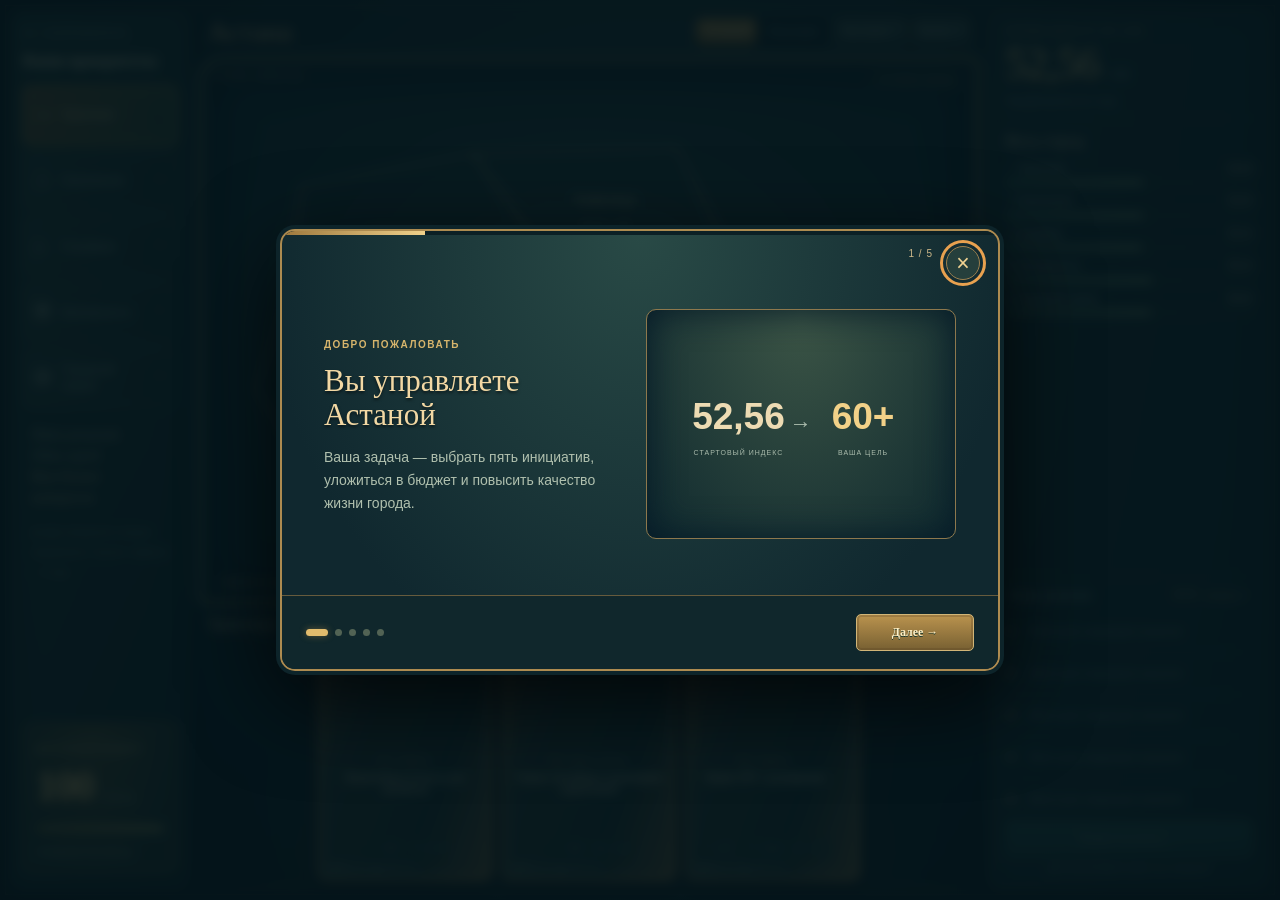
<file: index.html>
<!doctype html>
<html lang="ru">
<head><meta charset="utf-8"><meta name="viewport" content="width=device-width,initial-scale=1"><title>Аким на 5 часов — городской симулятор</title><link rel="stylesheet" href="assets/game.css"><link rel="stylesheet" href="assets/modes.css"><link rel="stylesheet" href="assets/tabletop.css"><link rel="stylesheet" href="assets/results.css"><link rel="stylesheet" href="assets/results-tabletop.css"><link rel="stylesheet" href="assets/interface-switch.css"><link rel="stylesheet" href="assets/tutorial.css"><link rel="stylesheet" href="assets/game-dialogs.css"></head>
<body data-interface="game">

<main class="layout">
<aside class="sidebar"><p class="eyebrow">01 / НАПРАВЛЕНИЯ</p><h2>Ваши приоритеты</h2><nav id="categories" aria-label="Направления"></nav><div class="rule"><span>◎</span><p>Пять решений.<br>Один город.<br><strong>Ваш баланс интересов.</strong></p><small>До двух инициатив в каждом направлении. Горизонт эффекта — 2 года.</small></div><div class="budget"><span>ДОСТУПНЫЙ БЮДЖЕТ</span><div><strong id="budget">100</strong><small>/ 100 ед.</small></div><div class="track"><i id="budget-bar"></i></div><small id="budget-note">Распределите ресурсы города</small></div></aside>
<section class="board"><div class="board-top"><div><p class="eyebrow">02 / ТЕРРИТОРИЯ РЕШЕНИЙ</p><h1>Астана<span>Ваш город. Ваш следующий ход.</span></h1></div><div class="board-actions"><nav class="mode-tabs" aria-label="Режим игры"><a href="./" aria-current="page">Основной</a><a href="challenge-demo.html">Испытание</a></nav><button id="reset" class="quiet">Заново ↺</button></div></div><div class="map-wrap"><div class="map-label">СХЕМА РАЙОНОВ <span>● Условные границы</span></div><svg id="map" viewBox="0 0 700 450" role="group" aria-label="Выбор района Астаны"><defs><pattern id="grid" width="24" height="24" patternUnits="userSpaceOnUse"><path d="M24 0H0V24" fill="none" stroke="#dce3d5" stroke-width=".6"/></pattern></defs><rect width="700" height="450" fill="url(#grid)"/><path d="M20 305Q160 190 310 275T685 180" stroke="#c1d9d9" stroke-width="25" fill="none"/><g id="district-shapes"></g><g id="map-markers" pointer-events="none"></g><text x="640" y="43" class="compass">↑ N</text></svg><div class="map-footer"><span id="map-help">Нажмите на район, чтобы изучить показатели</span><span>Синтетические данные</span></div></div><div class="hand-heading"><div><p class="eyebrow">03 / ВАШИ ВОЗМОЖНОСТИ</p><h2 id="category-title">Транспорт</h2></div><span>Выберите карту → район → реализуйте</span></div><div id="cards" class="cards"></div></section>
<aside class="inspector"><div class="score-head"><p class="eyebrow">ASTANA QUALITY OF LIFE</p><div class="score-number"><strong id="score">52,56</strong><span>/ 100</span><b id="score-delta"></b></div><small id="score-caption">Текущий прогноз на 2 года</small></div><div class="stats-heading"><h2 id="stats-title">Весь город</h2><button id="city" class="pill" hidden>Весь город ↗</button><span id="preview-badge" hidden>ПРОГНОЗ</span></div><div id="stats"></div><section id="candidate" class="candidate" hidden></section><p id="notice" class="notice" role="status" aria-live="polite"></p><div class="selected-heading"><h2>Ваши решения</h2><span id="count">0 / 5</span></div><div id="selected"></div><button id="finish" class="primary" disabled>Подвести итоги →</button><small class="finish-note">Для итогов выберите ровно пять инициатив</small></aside>
</main>
<dialog id="results" aria-label="Результаты сценария">
 <div class="post-header"><span class="post-avatar">А</span><div><strong>Ваш город через два года</strong><small>Астана · авторский сценарий</small></div><button id="close-results" class="close" aria-label="Закрыть">×</button></div>
 <div class="result-tabs" role="tablist" aria-label="Разделы результатов"><button id="tab-story" role="tab" aria-selected="true" aria-controls="story-panel">Итоги</button><button id="tab-variables" role="tab" aria-selected="false" aria-controls="variables-panel" tabindex="-1">Показатели</button><button id="tab-comparison" role="tab" aria-selected="false" aria-controls="comparison-panel" tabindex="-1">Сравнение</button><button id="tab-presentation" role="tab" aria-selected="false" aria-controls="presentation-panel" tabindex="-1">Презентация</button></div>
 <section id="story-panel" role="tabpanel" aria-labelledby="tab-story"><div id="result-pages" tabindex="0" aria-label="Слайды результатов. Переключайте стрелками или свайпом"></div><div class="post-navigation"><button id="result-prev" aria-label="Предыдущий слайд">←</button><div id="result-dots"></div><span id="result-page-number" aria-live="polite"></span><button id="result-next" aria-label="Следующий слайд">→</button></div></section>
 <section id="variables-panel" role="tabpanel" aria-labelledby="tab-variables" hidden><div class="variable-controls"><label for="result-region">Территория</label><select id="result-region"></select><label for="result-metric-group">Показатели</label><select id="result-metric-group"><option value="all">Общий обзор</option><option value="T">Транспорт</option><option value="E">Экология</option><option value="S">Соцсфера</option><option value="B">Безопасность</option><option value="C">Сервисы</option></select></div><div id="variable-chart"></div></section>
 <section id="comparison-panel" role="tabpanel" aria-labelledby="tab-comparison" hidden><div class="comparison-heading"><p class="slide-kicker">Два сценария — один расчёт</p><h2>Сравните свой выбор</h2><p>Вставьте хотя бы один код другого участника. Баллы и различия появятся сразу, без ожидания ИИ.</p></div><div class="comparison-inputs"><div><label for="scenario-code">Ваш код</label><input id="scenario-code" readonly></div><div><label for="other-codes">Чужие коды (до 10, каждый с новой строки)</label><textarea id="other-codes" rows="2" placeholder="A1:4.0,9.4,10.4,11.4,12"></textarea></div></div><button id="compare-results" class="primary">Сравнить результаты</button><div id="comparison-results" aria-live="polite"></div><button id="analyze-again" class="quiet">Обновить разбор ИИ с этими кодами</button></section>
 <section id="presentation-panel" role="tabpanel" aria-labelledby="tab-presentation" hidden><div id="presentation-pages" tabindex="0" aria-label="Презентация сценария"></div><div class="post-navigation"><button id="presentation-prev" aria-label="Предыдущий слайд презентации">←</button><div id="presentation-dots"></div><span id="presentation-number" aria-live="polite"></span><button id="presentation-next" aria-label="Следующий слайд презентации">→</button><button id="download-presentation" class="quiet">Скачать</button></div></section>
 <footer class="post-footer"><button id="continue" class="quiet">К решениям</button><span id="export-status" role="status"></span></footer>
</dialog>
<script type="module" src="assets/game.js"></script>
<script type="module" src="assets/tutorial.js"></script>
</body></html>
</file>
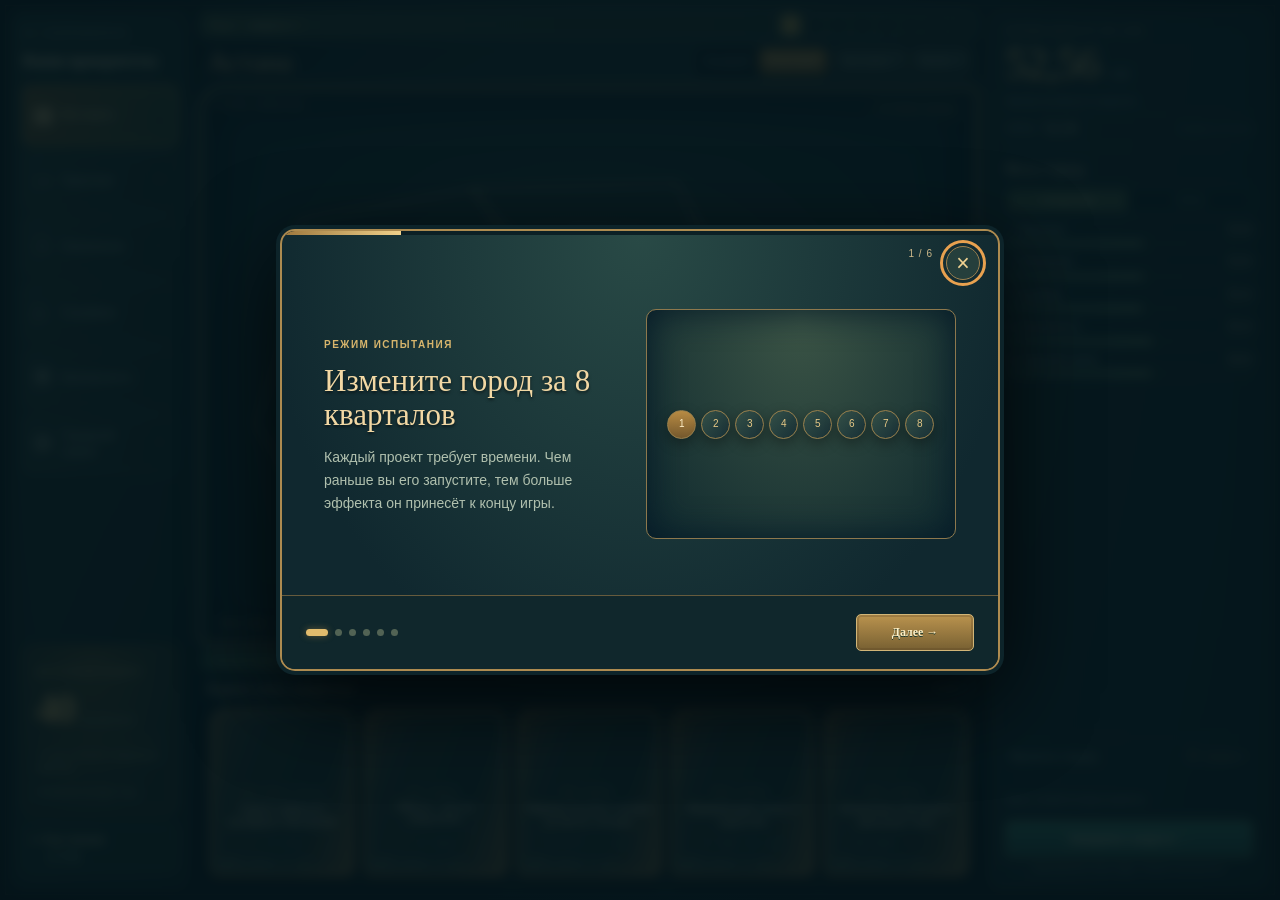
<file: challenge-demo.html>
<!doctype html>
<html lang="ru">
<head><meta charset="utf-8"><meta name="viewport" content="width=device-width,initial-scale=1"><title>Восемь кварталов — Аким на 5 часов</title><link rel="stylesheet" href="assets/game.css"><link rel="stylesheet" href="assets/challenge.css"><link rel="stylesheet" href="assets/modes.css"><link rel="stylesheet" href="assets/tabletop.css"><link rel="stylesheet" href="assets/interface-switch.css"><link rel="stylesheet" href="assets/tutorial.css"><link rel="stylesheet" href="assets/game-dialogs.css"></head>
<body data-interface="game" class="challenge-mode">

<main class="layout">
<aside class="sidebar"><p class="eyebrow">01 / НАПРАВЛЕНИЯ</p><h2>Ваши приоритеты</h2><nav id="categories" aria-label="Направления"></nav><div class="rule"><span>◎</span><p>Восемь кварталов.<br>Новые обстоятельства.<br><strong>Ваша стратегия.</strong></p><small>Каждый квартал — новая рука. Между ходами — два события. Покупки окончательны.</small></div><div class="budget"><span>ДОСТУПНЫЙ БЮДЖЕТ</span><div><strong id="budget">40</strong><small>ед. доступно</small></div><div class="income-note">+15 ед. в начале следующего квартала</div><small id="budget-note">Распределите ресурсы города</small></div><details id="tournament-settings" class="tournament-bar"><summary>Код турнира <strong id="seed-label">ASTANA</strong></summary><div><label for="seed">КОД ТУРНИРА / SEED</label></div><div class="seed-controls"><input id="seed" value="ASTANA" maxlength="80" autocomplete="off" spellcheck="false" aria-describedby="seed-help"><button id="copy-seed" class="quiet">Скопировать код</button><button id="generate-seed" class="quiet">Новый код</button><button id="new-seed" class="primary">Начать турнир →</button></div><p id="seed-help">Капитан создаёт код и делится им. Все команды вставляют его сюда и нажимают «Начать турнир».</p><p id="seed-error" role="status" aria-live="polite"></p></details></aside>
<section class="board"><div class="quarter-strip"><div><p class="eyebrow">ДВА ГОДА, ЧТОБЫ ИЗМЕНИТЬ ГОРОД</p><strong id="quarter-title">Квартал 1 / 8</strong></div><div id="quarter-dots" aria-label="Ход игры"></div></div><div class="board-top"><div><p class="eyebrow">02 / ТЕРРИТОРИЯ РЕШЕНИЙ</p><h1>Астана<span>Планируйте сегодня. Учитывайте время.</span></h1></div><div class="board-actions"><nav class="mode-tabs" aria-label="Режим игры"><a href="./">Основной</a><a href="challenge-demo.html" aria-current="page">Испытание</a></nav><button id="reset" class="quiet">Заново ↺</button></div></div><div class="map-wrap"><div class="map-label">СХЕМА РАЙОНОВ <span>● Условные границы</span></div><svg id="map" viewBox="0 0 700 450" role="group" aria-label="Выбор района Астаны"><defs><pattern id="grid" width="24" height="24" patternUnits="userSpaceOnUse"><path d="M24 0H0V24" fill="none" stroke="#dce3d5" stroke-width=".6"/></pattern></defs><rect width="700" height="450" fill="url(#grid)"/><path d="M20 305Q160 190 310 275T685 180" stroke="#c1d9d9" stroke-width="25" fill="none"/><g id="district-shapes"></g><g id="map-markers" pointer-events="none"></g><text x="640" y="43" class="compass">↑ N</text></svg><div class="map-footer"><span id="map-help">Нажмите на район, чтобы изучить показатели</span><span>Синтетические данные</span></div></div><section id="active-events" class="active-events" aria-label="Условия квартала"></section><div class="hand-heading"><div><p class="eyebrow">03 / ВАШИ ВОЗМОЖНОСТИ</p><h2 id="category-title">Карты этого квартала</h2></div><span id="hand-count">5 карт в руке</span></div><div id="cards" class="cards"></div><p class="hand-note">Неразыгранные карты вернутся в колоду. Бюджет сохранится.</p></section>
<aside class="inspector"><div class="score-head"><p class="eyebrow">ASTANA QUALITY OF LIFE</p><div class="score-number"><strong id="score">52,56</strong><span>/ 100</span><b id="score-delta"></b></div><small id="score-caption">Прогноз на конец 8-го квартала</small><div class="current-score">Сейчас <strong id="current-score">52,56</strong><span id="current-caption">до начала квартала</span></div></div><div class="stats-heading"><h2 id="stats-title">Весь город</h2><button id="city" class="pill" hidden>Весь город ↗</button><span id="preview-badge" hidden>ПРОГНОЗ</span></div><div class="stats-switch" role="group" aria-label="Период показателей"><button data-view="forecast" aria-pressed="true">К концу игры</button><button data-view="current" aria-pressed="false">Сейчас</button></div><div id="stats"></div><section id="candidate" class="candidate" hidden></section><p id="notice" class="notice" role="status" aria-live="polite"></p><div class="selected-heading"><h2>Проекты города</h2><span id="count">0</span></div><div id="selected"></div><button id="end" class="primary">Завершить квартал →</button><small id="end-note" class="finish-note">Можно завершить ход без покупок</small></aside>
</main>
<dialog id="results"><button id="close-results" class="close" aria-label="Закрыть">×</button><p class="eyebrow">АСТАНА / ИТОГИ ВАШЕГО СЦЕНАРИЯ</p><h2>Два года ваших решений.</h2><div id="result-content"></div><p class="ai-placeholder">AI-анализ ещё не подключён. Ниже показаны проверяемые результаты математической модели.</p><button id="continue" class="primary">Вернуться к решениям</button></dialog>
<dialog id="event-dialog" aria-labelledby="event-title"><p class="eyebrow">ГОРОД МЕНЯЕТ ПЛАНЫ</p><h2 id="event-title">Новый квартал</h2><p class="event-intro">Два события изменили условия. Скорректируйте свой план.</p><div id="event-cards"></div><div id="transition-summary"></div><button id="ack-events" class="primary">Принять условия и продолжить →</button></dialog><script type="module" src="assets/challenge-ui.js"></script>
<script type="module" src="assets/tutorial.js"></script>
</body></html>
</file>
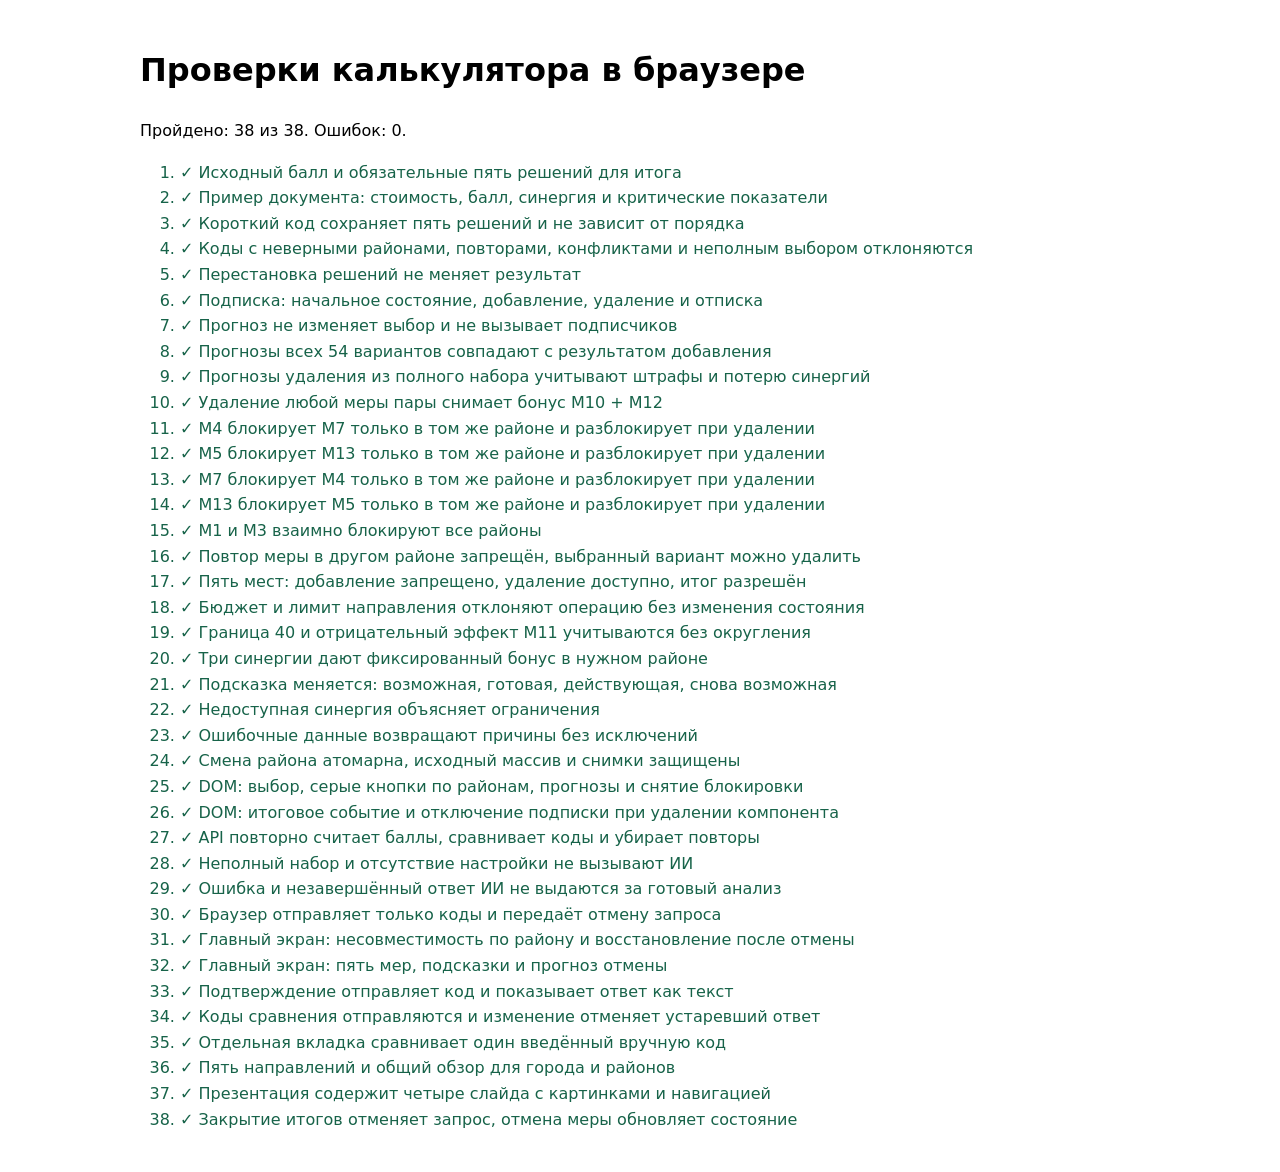
<file: checks.html>
<!doctype html>
<html lang="ru">
<head>
  <meta charset="utf-8">
  <meta name="viewport" content="width=device-width, initial-scale=1">
  <title>Проверки калькулятора</title>
  <link rel="stylesheet" href="./scenario-picker.css">
  <style>body { font: 16px/1.6 system-ui; max-width: 1000px; padding: 24px; margin: auto; } .passed { color: #176349; } .failed { color: #a71919; }</style>
</head>
<body>
  <h1>Проверки калькулятора в браузере</h1>
  <p id="summary" role="status">Выполняются проверки…</p>
  <ol id="results"></ol>
  <script type="module">
    import { runChecks } from './score.checks.js';
    import { runAnalysisChecks } from './analysis.checks.js';
    import { runGameChecks } from './game.checks.js';
    const results = [...runChecks(), ...await runAnalysisChecks(), ...await runGameChecks()];
    const failures = results.filter((result) => !result.passed);
    document.getElementById('summary').textContent = `Пройдено: ${results.length - failures.length} из ${results.length}. Ошибок: ${failures.length}.`;
    for (const result of results) {
      const item = document.createElement('li');
      item.className = result.passed ? 'passed' : 'failed';
      item.textContent = `${result.passed ? '✓' : '✗'} ${result.name}${result.error ? ` — ${result.error}` : ''}`;
      document.getElementById('results').append(item);
    }
  </script>
</body>
</html>
</file>
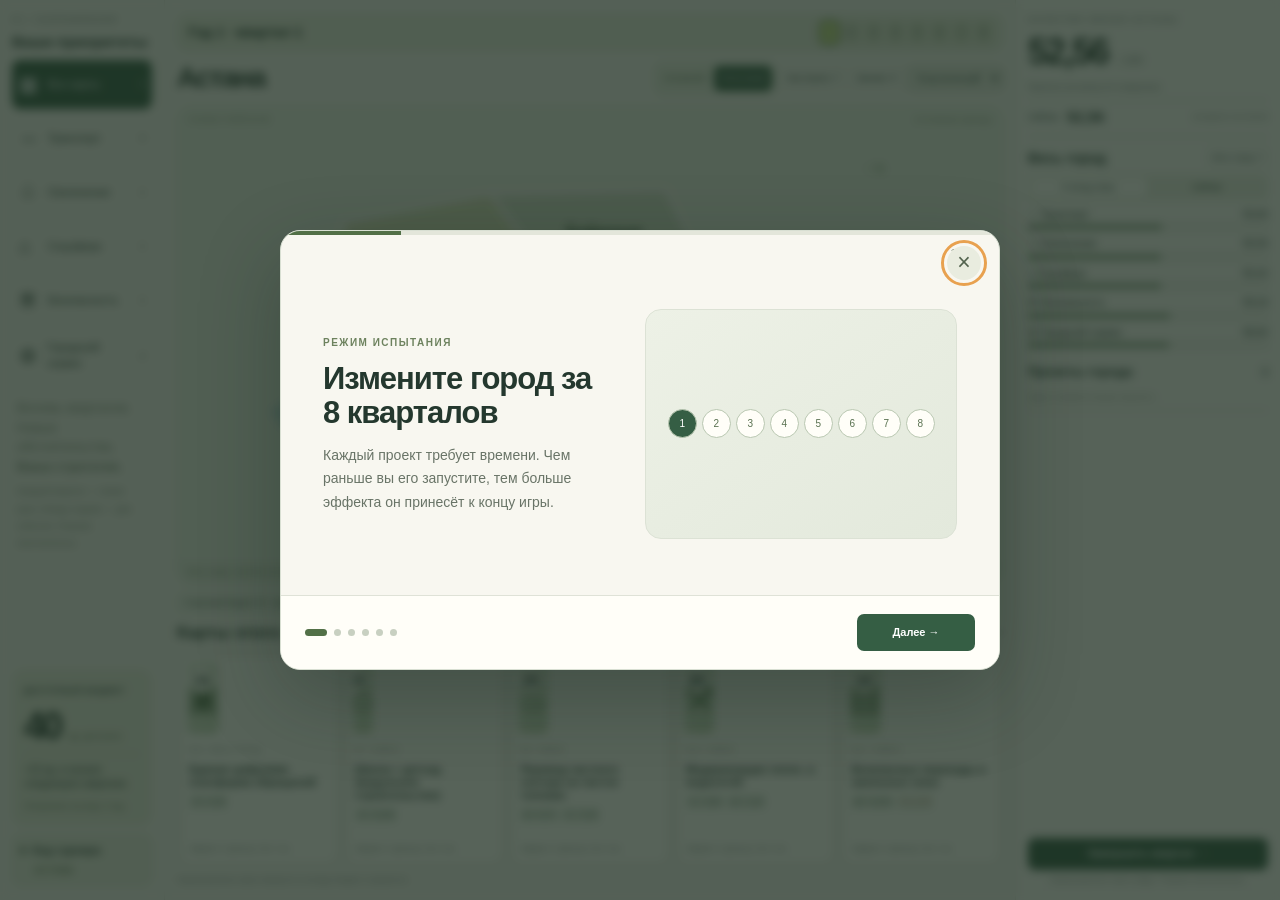
<file: classic-challenge.html>
<!doctype html>
<html lang="ru">
<head><meta charset="utf-8"><meta name="viewport" content="width=device-width,initial-scale=1"><title>Восемь кварталов — Аким на 5 часов</title><link rel="stylesheet" href="assets/game.css"><link rel="stylesheet" href="assets/challenge.css"><link rel="stylesheet" href="assets/modes.css"><link rel="stylesheet" href="assets/tutorial.css"><link rel="stylesheet" href="assets/interface-switch.css"><link rel="stylesheet" href="assets/classic-compact.css"></head>
<body data-interface="classic" class="challenge-mode">
<main class="layout">
<aside class="sidebar"><p class="eyebrow">01 / НАПРАВЛЕНИЯ</p><h2>Ваши приоритеты</h2><nav id="categories" aria-label="Направления"></nav><div class="rule"><span>◎</span><p>Восемь кварталов.<br>Новые обстоятельства.<br><strong>Ваша стратегия.</strong></p><small>Каждый квартал — новая рука. Между ходами — два события. Покупки окончательны.</small></div><div class="budget"><span>ДОСТУПНЫЙ БЮДЖЕТ</span><div><strong id="budget">40</strong><small>ед. доступно</small></div><div class="income-note">+15 ед. в начале следующего квартала</div><small id="budget-note">Распределите ресурсы города</small></div><details id="tournament-settings" class="tournament-bar"><summary>Код турнира <strong id="seed-label">ASTANA</strong></summary><div><label for="seed">КОД ТУРНИРА / SEED</label></div><div class="seed-controls"><input id="seed" value="ASTANA" maxlength="80" autocomplete="off" spellcheck="false" aria-describedby="seed-help"><button id="copy-seed" class="quiet">Скопировать код</button><button id="generate-seed" class="quiet">Новый код</button><button id="new-seed" class="primary">Начать турнир →</button></div><p id="seed-help">Капитан создаёт код и делится им. Все команды вставляют его сюда и нажимают «Начать турнир».</p><p id="seed-error" role="status" aria-live="polite"></p></details></aside>
<section class="board"><div class="quarter-strip"><div><p class="eyebrow">ДВА ГОДА, ЧТОБЫ ИЗМЕНИТЬ ГОРОД</p><strong id="quarter-title">Квартал 1 / 8</strong></div><div id="quarter-dots" aria-label="Ход игры"></div></div><div class="board-top"><div><p class="eyebrow">02 / ТЕРРИТОРИЯ РЕШЕНИЙ</p><h1>Астана<span>Планируйте сегодня. Учитывайте время.</span></h1></div><div class="board-actions"><nav class="mode-tabs" aria-label="Режим игры"><a href="./">Основной</a><a href="challenge-demo.html" aria-current="page">Испытание</a></nav><button id="reset" class="quiet">Заново ↺</button></div></div><div class="map-wrap"><div class="map-label">СХЕМА РАЙОНОВ <span>● Условные границы</span></div><svg id="map" viewBox="0 0 700 450" role="group" aria-label="Выбор района Астаны"><defs><pattern id="grid" width="24" height="24" patternUnits="userSpaceOnUse"><path d="M24 0H0V24" fill="none" stroke="#dce3d5" stroke-width=".6"/></pattern></defs><rect width="700" height="450" fill="url(#grid)"/><path d="M20 305Q160 190 310 275T685 180" stroke="#c1d9d9" stroke-width="25" fill="none"/><g id="district-shapes"></g><g id="map-markers" pointer-events="none"></g><text x="640" y="43" class="compass">↑ N</text></svg><div class="map-footer"><span id="map-help">Нажмите на район, чтобы изучить показатели</span><span>Синтетические данные</span></div></div><section id="active-events" class="active-events" aria-label="Условия квартала"></section><div class="hand-heading"><div><p class="eyebrow">03 / ВАШИ ВОЗМОЖНОСТИ</p><h2 id="category-title">Карты этого квартала</h2></div><span id="hand-count">5 карт в руке</span></div><div id="cards" class="cards"></div><p class="hand-note">Неразыгранные карты вернутся в колоду. Бюджет сохранится.</p></section>
<aside class="inspector"><div class="score-head"><p class="eyebrow">КАЧЕСТВО ЖИЗНИ АСТАНЫ</p><div class="score-number"><strong id="score">52,56</strong><span>/ 100</span><b id="score-delta"></b></div><small id="score-caption">Прогноз на конец 8-го квартала</small><div class="current-score">Сейчас <strong id="current-score">52,56</strong><span id="current-caption">до начала квартала</span></div></div><div class="stats-heading"><h2 id="stats-title">Весь город</h2><div class="stats-actions"><span id="preview-badge" hidden>ПРОГНОЗ</span><button id="city" class="pill">Весь город ↗</button></div></div><div class="stats-switch" role="group" aria-label="Период показателей"><button data-view="forecast" aria-pressed="true">К концу игры</button><button data-view="current" aria-pressed="false">Сейчас</button></div><div id="stats"></div><section id="candidate" class="candidate" hidden></section><p id="notice" class="notice" role="status" aria-live="polite"></p><div class="selected-heading"><h2>Проекты города</h2><span id="count">0</span></div><div id="selected"></div><button id="end" class="primary">Завершить квартал →</button><small id="end-note" class="finish-note">Можно завершить ход без покупок</small></aside>
</main>
<dialog id="results"><button id="close-results" class="close" aria-label="Закрыть">×</button><p class="eyebrow">АСТАНА / ИТОГИ ВАШЕГО СЦЕНАРИЯ</p><h2>Два года ваших решений.</h2><div id="result-content"></div><p class="ai-placeholder">ИИ-анализ ещё не подключён. Ниже показаны проверяемые результаты математической модели.</p><button id="continue" class="primary">Вернуться к решениям</button></dialog>
<dialog id="event-dialog" aria-labelledby="event-title"><p class="eyebrow">ГОРОД МЕНЯЕТ ПЛАНЫ</p><h2 id="event-title">Новый квартал</h2><p class="event-intro">Два события изменили условия. Скорректируйте свой план.</p><div id="event-cards"></div><div id="transition-summary"></div><button id="ack-events" class="primary">Принять условия и продолжить →</button></dialog><script type="module" src="assets/classic-challenge-ui.js"></script><script type="module" src="assets/tutorial.js"></script>
</body></html>
</file>
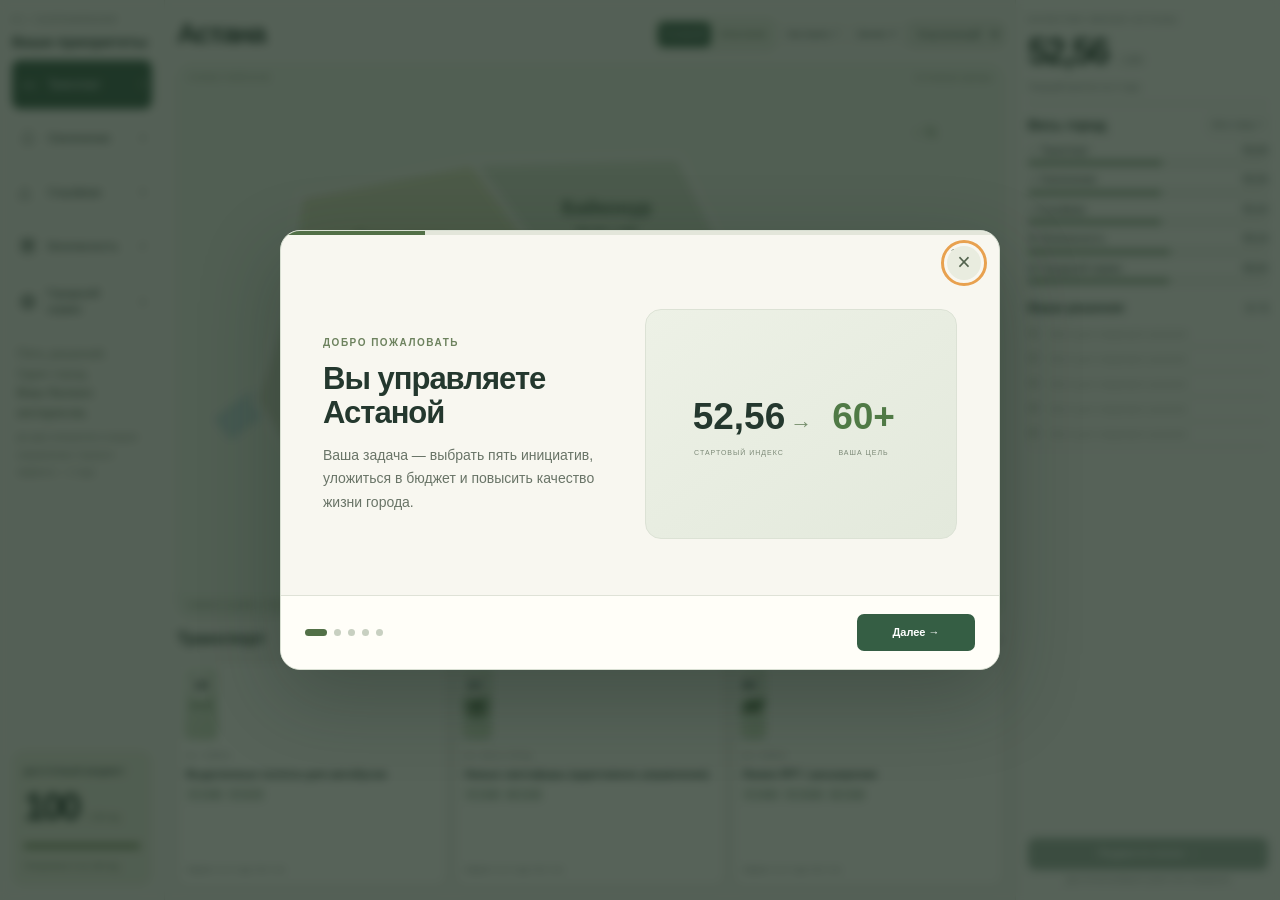
<file: classic.html>
<!doctype html>
<html lang="ru">
<head><meta charset="utf-8"><meta name="viewport" content="width=device-width,initial-scale=1"><title>Аким на 5 часов — городской симулятор</title><link rel="stylesheet" href="assets/game.css"><link rel="stylesheet" href="assets/modes.css"><link rel="stylesheet" href="assets/results.css"><link rel="stylesheet" href="assets/tutorial.css"><link rel="stylesheet" href="assets/interface-switch.css"><link rel="stylesheet" href="assets/classic-compact.css"></head>
<body data-interface="classic">
<main class="layout">
<aside class="sidebar"><p class="eyebrow">01 / НАПРАВЛЕНИЯ</p><h2>Ваши приоритеты</h2><nav id="categories" aria-label="Направления"></nav><div class="rule"><span>◎</span><p>Пять решений.<br>Один город.<br><strong>Ваш баланс интересов.</strong></p><small>До двух инициатив в каждом направлении. Горизонт эффекта — 2 года.</small></div><div class="budget"><span>ДОСТУПНЫЙ БЮДЖЕТ</span><div><strong id="budget">100</strong><small>/ 100 ед.</small></div><div class="track"><i id="budget-bar"></i></div><small id="budget-note">Распределите ресурсы города</small></div></aside>
<section class="board"><div class="board-top"><div><p class="eyebrow">02 / ТЕРРИТОРИЯ РЕШЕНИЙ</p><h1>Астана<span>Ваш город. Ваш следующий ход.</span></h1></div><div class="board-actions"><nav class="mode-tabs" aria-label="Режим игры"><a href="./" aria-current="page">Основной</a><a href="challenge-demo.html">Испытание</a></nav><button id="reset" class="quiet">Заново ↺</button></div></div><div class="map-wrap"><div class="map-label">СХЕМА РАЙОНОВ <span>● Условные границы</span></div><svg id="map" viewBox="0 0 700 450" role="group" aria-label="Выбор района Астаны"><defs><pattern id="grid" width="24" height="24" patternUnits="userSpaceOnUse"><path d="M24 0H0V24" fill="none" stroke="#dce3d5" stroke-width=".6"/></pattern></defs><rect width="700" height="450" fill="url(#grid)"/><path d="M20 305Q160 190 310 275T685 180" stroke="#c1d9d9" stroke-width="25" fill="none"/><g id="district-shapes"></g><g id="map-markers" pointer-events="none"></g><text x="640" y="43" class="compass">↑ N</text></svg><div class="map-footer"><span id="map-help">Нажмите на район, чтобы изучить показатели</span><span>Синтетические данные</span></div></div><div class="hand-heading"><div><p class="eyebrow">03 / ВАШИ ВОЗМОЖНОСТИ</p><h2 id="category-title">Транспорт</h2></div><span>Выберите карту → район → реализуйте</span></div><div id="cards" class="cards"></div></section>
<aside class="inspector"><div class="score-head"><p class="eyebrow">КАЧЕСТВО ЖИЗНИ АСТАНЫ</p><div class="score-number"><strong id="score">52,56</strong><span>/ 100</span><b id="score-delta"></b></div><small id="score-caption">Текущий прогноз на 2 года</small></div><div class="stats-heading"><h2 id="stats-title">Весь город</h2><div class="stats-actions"><span id="preview-badge" hidden>ПРОГНОЗ</span><button id="city" class="pill">Весь город ↗</button></div></div><div id="stats"></div><section id="candidate" class="candidate" hidden></section><p id="notice" class="notice" role="status" aria-live="polite"></p><div class="selected-heading"><h2>Ваши решения</h2><span id="count">0 / 5</span></div><div id="selected"></div><button id="finish" class="primary" disabled>Подвести итоги →</button><small class="finish-note">Для итогов выберите ровно пять инициатив</small></aside>
</main>
<dialog id="results" aria-label="Результаты сценария">
 <div class="post-header"><span class="post-avatar">А</span><div><strong>Ваш город через два года</strong><small>Астана · авторский сценарий</small></div><button id="close-results" class="close" aria-label="Закрыть">×</button></div>
 <div class="result-tabs" role="tablist" aria-label="Разделы результатов"><button id="tab-story" role="tab" aria-selected="true" aria-controls="story-panel">Итоги</button><button id="tab-variables" role="tab" aria-selected="false" aria-controls="variables-panel" tabindex="-1">Показатели</button><button id="tab-comparison" role="tab" aria-selected="false" aria-controls="comparison-panel" tabindex="-1">Сравнение</button><button id="tab-presentation" role="tab" aria-selected="false" aria-controls="presentation-panel" tabindex="-1">Презентация</button></div>
 <section id="story-panel" role="tabpanel" aria-labelledby="tab-story"><div id="result-pages" tabindex="0" aria-label="Слайды результатов. Переключайте стрелками или свайпом"></div><div class="post-navigation"><button id="result-prev" aria-label="Предыдущий слайд">←</button><div id="result-dots"></div><span id="result-page-number" aria-live="polite"></span><button id="result-next" aria-label="Следующий слайд">→</button></div></section>
 <section id="variables-panel" role="tabpanel" aria-labelledby="tab-variables" hidden><div class="variable-controls"><label for="result-region">Территория</label><select id="result-region"></select><label for="result-metric-group">Показатели</label><select id="result-metric-group"><option value="all">Общий обзор</option><option value="T">Транспорт</option><option value="E">Экология</option><option value="S">Соцсфера</option><option value="B">Безопасность</option><option value="C">Сервисы</option></select></div><div id="variable-chart"></div></section>
 <section id="comparison-panel" role="tabpanel" aria-labelledby="tab-comparison" hidden><div class="comparison-heading"><p class="slide-kicker">Два сценария — один расчёт</p><h2>Сравните свой выбор</h2><p>Вставьте хотя бы один код другого участника. Баллы и различия появятся сразу, без ожидания ИИ.</p></div><div class="comparison-inputs"><div><label for="scenario-code">Ваш код</label><input id="scenario-code" readonly></div><div><label for="other-codes">Чужие коды (до 10, каждый с новой строки)</label><textarea id="other-codes" rows="2" placeholder="A1:4.0,9.4,10.4,11.4,12"></textarea></div></div><button id="compare-results" class="primary">Сравнить результаты</button><div id="comparison-results" aria-live="polite"></div><button id="analyze-again" class="quiet">Обновить разбор ИИ с этими кодами</button></section>
 <section id="presentation-panel" role="tabpanel" aria-labelledby="tab-presentation" hidden><div id="presentation-pages" tabindex="0" aria-label="Презентация сценария"></div><div class="post-navigation"><button id="presentation-prev" aria-label="Предыдущий слайд презентации">←</button><div id="presentation-dots"></div><span id="presentation-number" aria-live="polite"></span><button id="presentation-next" aria-label="Следующий слайд презентации">→</button><button id="download-presentation" class="quiet">Скачать</button></div></section>
 <footer class="post-footer"><button id="continue" class="quiet">К решениям</button><span id="export-status" role="status"></span></footer>
</dialog>
<script type="module" src="assets/classic-game.js"></script>
<script type="module" src="assets/tutorial.js"></script>
</body></html>
</file>
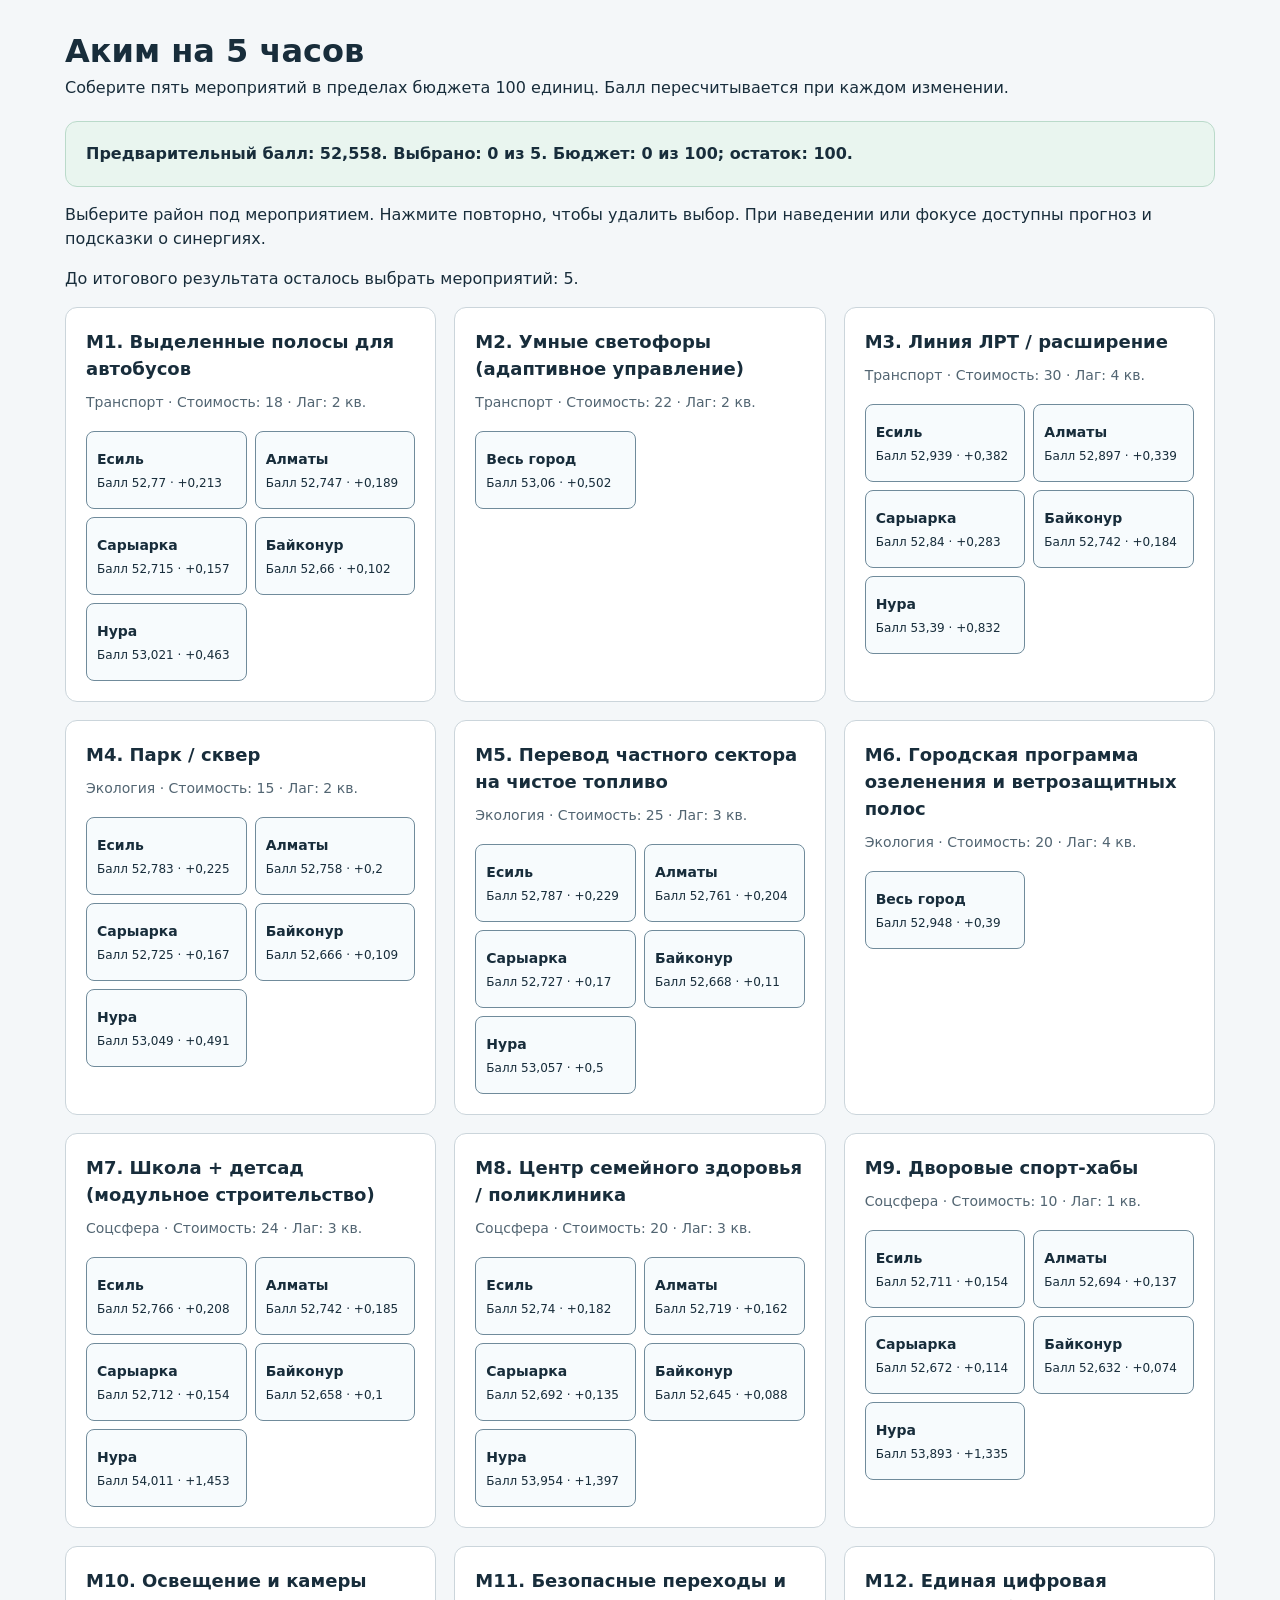
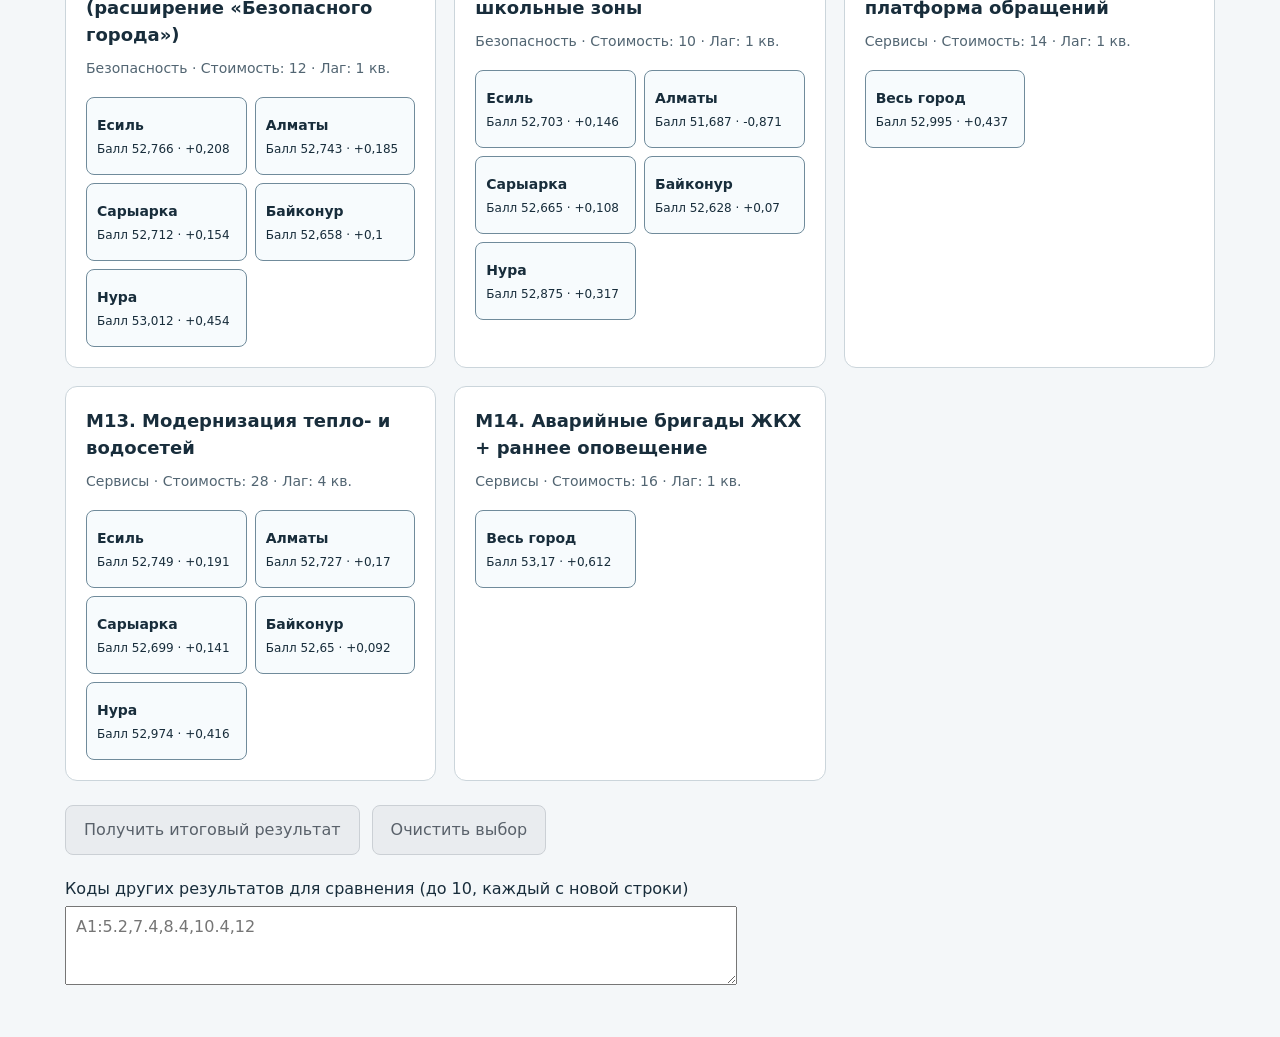
<file: example.html>
<!doctype html>
<html lang="ru">
<head>
  <meta charset="utf-8">
  <meta name="viewport" content="width=device-width, initial-scale=1">
  <title>Аким на 5 часов — пример выбора мероприятий</title>
  <link rel="stylesheet" href="./scenario-picker.css">
  <style>
    body { margin: 0; background: #f4f7f9; font-family: system-ui, sans-serif; color: #182d3b; }
    main { max-width: 1150px; margin: auto; padding: 32px 20px; }
    h1 { margin: 0 0 8px; }
    .intro { margin: 0 0 24px; }
    #final-result { white-space: pre-wrap; overflow-wrap: anywhere; }
    textarea { display: block; width: 100%; max-width: 650px; margin: 8px 0 20px; padding: 10px; font: inherit; }
  </style>
</head>
<body>
  <main>
    <h1>Аким на 5 часов</h1>
    <p class="intro">Соберите пять мероприятий в пределах бюджета 100 единиц. Балл пересчитывается при каждом изменении.</p>
    <div id="measures"></div>
    <label for="other-codes">Коды других результатов для сравнения (до 10, каждый с новой строки)</label>
    <textarea id="other-codes" rows="3" placeholder="A1:5.2,7.4,8.4,10.4,12"></textarea>
    <p id="scenario-code"></p>
    <output id="final-result" aria-live="polite"></output>
  </main>
  <script type="module">
    import { mountScenarioPicker } from './scenario-picker.js';
    import { encodeScenario } from './score.js';
    import { analyzeScenario } from './analysis.js';
    const root = document.getElementById('measures');
    const output = document.getElementById('final-result');
    const codeOutput = document.getElementById('scenario-code');
    const others = document.getElementById('other-codes');
    let pending;
    const cancel = () => {
      pending?.abort(); pending = null;
      output.textContent = ''; codeOutput.textContent = '';
    };
    root.addEventListener('scenariochange', cancel);
    others.addEventListener('input', cancel);
    root.addEventListener('scenariofinalize', async () => {
      if (pending) return; // Повторный щелчок не создаёт второй запрос.
      const decisions = component.scenario.getState().decisions;
      codeOutput.textContent = `Ваш код: ${encodeScenario(decisions)}`;
      const request = pending = new AbortController();
      output.textContent = 'ИИ анализирует подтверждённые решения…';
      try {
        const result = await analyzeScenario(decisions, others.value.split(/\s+/).filter(Boolean), { signal: request.signal });
        if (!request.signal.aborted) output.textContent = result.analysis;
      } catch (error) {
        if (!request.signal.aborted) output.textContent = error.message;
      } finally { if (pending === request) pending = null; }
    });
    const component = mountScenarioPicker(root);
  </script>
</body>
</html>
</file>
<file: assets/game.css>
:root{--ink:#24382e;--muted:#798178;--paper:#f5f4ed;--line:#dedfd5;--green:#355e44;--lime:#d8ec91;--red:#b45542}*{box-sizing:border-box}body{margin:0;background:var(--paper);color:var(--ink);font:14px/1.45 'Segoe UI',Arial,sans-serif}button{font:inherit;cursor:pointer;color:inherit}button:disabled{cursor:not-allowed;opacity:.48}button:focus-visible,[role=button]:focus-visible{outline:3px solid #e8a14f;outline-offset:3px}header{min-height:88px;border-bottom:1px solid var(--line);display:flex;align-items:center;padding:16px 30px;gap:25px}.brand{text-decoration:none;font-size:38px;font-weight:900;letter-spacing:-3px;color:var(--ink)}.brand span{color:#6e8f50}.heading{display:grid;gap:4px}.heading small{color:var(--muted)}.session{margin-left:auto;font-size:10px;letter-spacing:1.4px;display:flex;gap:12px;align-items:center}.session b{border-left:1px solid var(--line);padding-left:12px}.live{width:7px;height:7px;background:#789955;border-radius:50%}.quiet,.pill{border:1px solid var(--line);background:transparent;border-radius:7px;padding:9px 13px}.layout{display:grid;grid-template-columns:220px minmax(460px,1fr) 310px;max-width:1800px;margin:auto}.sidebar{padding:30px 20px;border-right:1px solid var(--line);display:flex;flex-direction:column}.eyebrow{font-size:10px;letter-spacing:1.8px;font-weight:700;color:var(--muted);margin:0 0 10px}h1,h2,p{margin-top:0}h2{font-size:17px;margin-bottom:18px}nav{display:grid;gap:8px;margin-top:8px}.category{display:flex;text-align:left;align-items:center;gap:12px;border:1px solid transparent;background:transparent;padding:13px 10px;border-radius:8px;font-size:13px}.category.active{background:var(--green);color:#fff}.category .symbol{font-size:22px;width:26px}.category small{margin-left:auto;opacity:.65}.rule{margin:32px 8px;color:#7c8977}.rule>span{font-size:45px}.rule p{font-size:18px;line-height:1.5;margin-bottom:12px}.rule small{font-size:11px}.budget{margin-top:auto;padding:20px 15px;background:#e7ebda;border-radius:12px}.budget>span{font-size:9px;letter-spacing:1.6px;font-weight:700}.budget strong{font-size:52px;letter-spacing:-3px}.budget small{font-size:11px;color:#66775d}.budget div small{margin-left:8px}.track{height:4px;background:#cad2bd;border-radius:3px;margin:9px 0}.track i{display:block;height:100%;background:#56723c;transition:width .25s}.board{padding:30px 26px}.board-top{display:flex;justify-content:space-between;align-items:center}h1{font-size:40px;letter-spacing:-1.5px;margin:0 0 18px}h1 span{display:block;font-size:12px;letter-spacing:0;font-weight:400;color:var(--muted);margin-top:5px}.map-wrap{background:#eaf0e2;border:1px solid #d5decc;border-radius:14px;overflow:hidden}.map-label,.map-footer{display:flex;justify-content:space-between;padding:14px 17px;font-size:9px;letter-spacing:1px;color:#6c7c64}.map-label span{letter-spacing:0}.map-footer{font-size:10px;letter-spacing:0;background:#e5ebdd}svg{width:100%;display:block;max-height:390px}.district path{stroke:var(--paper);stroke-width:5;transition:fill .2s,stroke .2s}.district:hover path{filter:brightness(.94)}.district.active path{stroke:#345b43;stroke-width:4}.district text{font-size:17px;font-weight:700;fill:#415944;pointer-events:none}.district .map-score{font-size:11px;font-weight:400}.district{cursor:pointer}.compass{font-size:14px;fill:#78906f}.map-marker{font-size:22px;paint-order:stroke;stroke:white;stroke-width:3px}.hand-heading{display:flex;align-items:center;justify-content:space-between;margin-top:25px}.hand-heading h2{font-size:23px;margin-bottom:12px}.hand-heading>span{font-size:10px;color:var(--muted)}.cards{display:grid;grid-template-columns:repeat(3,minmax(0,1fr));gap:12px}.card{position:relative;border:1px solid #d4d8cb;background:#fffef8;border-radius:11px;padding:8px;text-align:left;display:flex;flex-direction:column;min-height:247px;transition:transform .15s,box-shadow .15s}.card:hover{transform:translateY(-4px);box-shadow:0 9px 20px #334f3414}.card.chosen{outline:2px solid var(--green)}.card.played{opacity:.55}.art{height:100px;display:flex;align-items:center;justify-content:center;position:relative;background:linear-gradient(135deg,#e2ead9,#c7d9ba);border-radius:6px;overflow:hidden}.art .art-icon{font-size:48px;color:#5b7753}.art img{width:100%;height:100%;object-fit:cover;position:absolute;inset:0}.art small{position:absolute;bottom:6px;left:8px;font-size:8px;letter-spacing:1.5px;color:#53714c}.cost{position:absolute;right:7px;top:7px;border-radius:50%;height:33px;width:33px;background:#fcfcf3;border:1px solid #cdd5bc;display:grid;place-items:center;font-size:16px;font-weight:800}.card-body{padding:10px 4px}.card-id{font-size:9px;color:var(--muted);letter-spacing:1px}.card h3{font-size:13px;line-height:1.3;margin:7px 0 9px}.effects{display:flex;flex-wrap:wrap;gap:4px}.effect{font-size:9px;background:#eaf0e3;padding:3px 5px;border-radius:3px}.negative{color:var(--red)}.card-foot{margin-top:auto;font-size:9px;padding:5px 4px;color:var(--muted);display:flex;justify-content:space-between}.inspector{padding:30px 22px;border-left:1px solid var(--line);background:#faf9f3}.score-head{padding-bottom:20px;border-bottom:1px solid var(--line)}.score-number{display:flex;gap:10px;align-items:baseline}.score-number strong{font-size:49px;letter-spacing:-2px}.score-number span,.score-head small{color:var(--muted);font-size:11px}.score-number b{font-size:12px;color:#588144}.stats-heading{display:flex;justify-content:space-between;align-items:center;margin-top:22px}.stats-heading h2{margin:0}.stats-heading span{font-size:8px;padding:4px 6px;background:var(--lime);border-radius:4px}.stat{margin:13px 0}.stat-label{display:flex;justify-content:space-between;font-size:11px;margin-bottom:5px}.stat-label b{font-weight:500}.stat-label em{font-style:normal;color:#517e44;font-size:10px;margin-left:5px}.stat-track{height:4px;background:#e4e5db;position:relative}.stat-track i{height:4px;position:absolute;background:#aec598;transition:width .2s}.stat-track i.current{background:#658360}.candidate{padding:14px;background:#eaf0df;border:1px solid #d5dfc7;border-radius:8px;margin-top:18px}.candidate h3{font-size:13px;margin:0 0 10px}.candidate label{display:block;font-size:10px;margin-bottom:5px}select{width:100%;padding:8px;border:1px solid #becbad;background:#fffef8;border-radius:5px;color:var(--ink);margin-bottom:10px}.candidate p{font-size:11px;margin:8px 0}.candidate .hint{color:#637659;font-size:10px}.primary{width:100%;border:0;border-radius:7px;background:var(--green);color:#fff;padding:12px;font-weight:600;font-size:12px}.notice{font-size:11px;color:var(--red);margin:12px 0;min-height:1px}.selected-heading{display:flex;justify-content:space-between;align-items:center;margin-top:24px}.selected-heading h2{font-size:15px;margin:0}.selected-heading span{font-size:11px}.slot{display:flex;gap:9px;align-items:center;min-height:42px;border-bottom:1px solid #e5e5db;padding:8px 0;font-size:10px}.slot .number{font-size:10px;color:#8c9783;width:16px}.slot strong{display:block;font-size:10px}.slot small{color:var(--muted)}.slot button{margin-left:auto;border:0;background:transparent;font-size:18px}.slot.empty{color:#a5ac9e}.inspector>#finish{margin-top:18px}.finish-note{display:block;text-align:center;font-size:9px;color:var(--muted);margin-top:8px}dialog{border:1px solid var(--line);border-radius:18px;padding:35px;width:min(580px,92vw);color:var(--ink);background:var(--paper)}dialog::backdrop{background:#16291eb3;backdrop-filter:blur(4px)}dialog h2{font-size:29px}.close{position:absolute;top:12px;right:16px;font-size:25px;background:none;border:0}.final-score{font-size:65px;font-weight:800;letter-spacing:-3px}.result-row{display:flex;justify-content:space-between;padding:10px 0;border-bottom:1px solid var(--line)}.ai-placeholder{font-size:12px;color:var(--muted);padding:15px 0}.summary-badges{display:flex;gap:12px;font-size:12px;margin-bottom:15px}@media(min-width:1500px){.layout{grid-template-columns:245px minmax(460px,1fr) 345px}.cards{gap:18px}.art{height:130px}}@media(max-width:1150px){.layout{grid-template-columns:175px minmax(380px,1fr) 275px}.board{padding:25px 15px}.sidebar,.inspector{padding:25px 14px}.session{display:none}.quiet{margin-left:auto}.hand-heading>span{display:none}.category{padding:10px 5px;gap:6px}}@media(max-width:900px){.layout{grid-template-columns:160px 1fr}.inspector{grid-column:1/-1;display:block;border-top:1px solid var(--line)}.rule{display:none}.budget{margin-top:25px}.score-head{max-width:350px}#stats{display:grid;grid-template-columns:1fr 1fr;gap:0 25px}.candidate{max-width:500px}.inspector>#finish{max-width:350px}.finish-note{text-align:left}.heading strong{font-size:12px}}@media(max-width:580px){header{padding:12px 16px;gap:15px}.heading{display:none}.layout{display:block}.sidebar{padding:16px;border-right:0}.sidebar>.eyebrow,.sidebar>h2{display:none}nav{display:flex;overflow:auto}.category{flex-shrink:0;font-size:11px}.category small{display:none}.budget{margin-top:14px;padding:10px 15px;display:flex;gap:15px;align-items:center}.budget strong{font-size:30px}.budget .track,.budget>small{display:none}.board{padding:18px 14px}.cards{gap:7px}.card{min-height:230px;padding:5px}.card h3{font-size:11px}.art{height:75px}.art .art-icon{font-size:35px}.card-foot{display:block}.cost{width:27px;height:27px;font-size:13px}h1{font-size:32px}.map-footer span:last-child{display:none}.inspector{padding:20px}.card-id{font-size:8px}}

.card:disabled{filter:grayscale(1);opacity:.45;cursor:not-allowed}.ai-analysis{margin:20px 0}.ai-analysis label{display:block;margin:12px 0 6px}.ai-analysis input,.ai-analysis textarea{box-sizing:border-box;width:100%;padding:10px;border:1px solid #bac8b6;border-radius:8px;font:inherit}.ai-analysis button{margin-top:10px}#ai-result{white-space:pre-wrap;overflow-wrap:anywhere}

#replacement-advice{white-space:pre-wrap;line-height:1.6}.scenario-slide{padding:24px 0;border-top:1px solid #bac8b6}.scenario-slide li{margin:8px 0}.scenario-slide h3{margin:8px 0}.scenario-slide small{color:#51654b}#download-presentation{margin-bottom:20px}
</file>
<file: assets/modes.css>
header .mode-tabs{display:flex;gap:3px;margin:0 0 0 auto;padding:4px;background:#e6ebdc;border:1px solid #d4ddc8;border-radius:9px;flex-shrink:0}header .mode-tabs a{text-decoration:none;color:#52644b;font-size:11px;padding:9px 12px;border-radius:6px;white-space:nowrap}header .mode-tabs a[aria-current=page]{background:#355e44;color:white}header .session{display:none}header>#reset{margin-left:0}.tournament-bar{padding:18px 30px;background:#ebefdf;border-bottom:1px solid #d3ddc5;display:flex;align-items:center;gap:12px 25px;flex-wrap:wrap}.tournament-bar label{display:block;font-size:10px;letter-spacing:1.5px;font-weight:700}.tournament-bar small{display:block;font-size:11px;color:#6a785e;margin-top:4px}.seed-controls{display:flex;gap:8px;flex:1;align-items:center}.seed-controls input{min-width:120px;max-width:300px;flex:1;padding:11px 12px;border:1px solid #bccbab;background:#fffef8;border-radius:6px;font:600 15px monospace;color:#24382e}.seed-controls button{font-size:11px;white-space:nowrap}.seed-controls .primary{width:auto}.tournament-bar #seed-help{width:100%;font-size:11px;color:#6a785e;margin:0}.tournament-bar #seed-error{font-size:11px;margin:0;color:#786031;min-height:0}.tournament-bar #seed-error:empty{display:none}@media(max-width:1050px){header{flex-wrap:wrap}header .heading{display:none}}@media(max-width:650px){header .mode-tabs{order:3;width:100%;margin:0}header .mode-tabs a{flex:1;text-align:center;font-size:10px}header>#reset{margin-left:auto}.tournament-bar{padding:14px 16px;gap:10px}.seed-controls{flex-wrap:wrap;flex-basis:100%}.seed-controls input{max-width:none;flex-basis:100%;width:100%}.seed-controls button{flex:1;padding:10px 6px;font-size:10px}.tournament-bar #seed-help{font-size:10px}}
.sidebar .tournament-bar{display:block;margin-top:12px;padding:12px;background:#e9edde;border:1px solid #d3ddc5;border-radius:9px;min-width:0}.tournament-bar summary{cursor:pointer;font-size:11px;font-weight:600;overflow-wrap:anywhere}.tournament-bar summary strong{display:block;font:11px monospace;margin:5px 0 0 13px;color:#657858;overflow-wrap:anywhere}.tournament-bar[open] summary{margin-bottom:14px}.sidebar .tournament-bar label{font-size:9px;letter-spacing:.7px}.sidebar .seed-controls{display:flex;flex-direction:column;gap:7px;margin:8px 0 12px;align-items:stretch}.sidebar .seed-controls input{width:100%;min-width:0;max-width:none;flex:auto;font-size:13px}.sidebar .seed-controls button{width:100%;flex:auto;white-space:normal;padding:8px 5px;font-size:10px}.sidebar .tournament-bar #seed-help{font-size:10px}.sidebar .tournament-bar #seed-error{margin-top:8px}.tournament-bar summary:focus-visible{outline:2px solid #355e44;outline-offset:4px}
.board-actions{display:flex;align-items:center;gap:7px;align-self:flex-start}.board-actions .mode-tabs{display:flex;gap:3px;margin:0;padding:3px;background:#e6ebdc;border:1px solid #d4ddc8;border-radius:9px;flex-shrink:0}.board-actions .mode-tabs a{text-decoration:none;color:#52644b;font-size:10px;padding:8px 10px;border-radius:6px;white-space:nowrap}.board-actions .mode-tabs a[aria-current=page]{background:#355e44;color:white}.board-actions .quiet{font-size:10px;padding:8px 10px;white-space:nowrap}.stats-actions{display:flex;align-items:center;gap:6px}.stats-actions #city{font-size:10px;padding:7px 9px}.stats-actions #preview-badge{font-size:8px;padding:4px 6px;background:var(--lime);border-radius:4px}@media(max-width:1050px){.board-top{align-items:flex-start;gap:15px}.board-actions{flex-wrap:wrap;justify-content:flex-end}.board-actions .mode-tabs{order:3}}@media(max-width:650px){.board-top{display:block}.board-actions{justify-content:flex-start;margin-bottom:14px}.board-actions .mode-tabs{order:0}.board-actions .mode-tabs a{font-size:9px}}
</file>
<file: assets/tabletop.css>
/* Shared game-table skin. Last stylesheet wins; simulation modules stay independent. */
:root{--ink:#eee1ba;--muted:#9baca6;--paper:#0d2024;--line:#416269;--green:#1c655f;--lime:#e5bd69;--red:#f09878;--gold:#d9ad58}
*{scrollbar-width:thin;scrollbar-color:#8e7546 #11272b}html,body{height:100%;overflow:hidden}body{background:radial-gradient(ellipse at 50% 35%,#25484b,#0b1b22 65%,#071219);color:var(--ink);font-family:'Segoe UI',sans-serif}body:before{content:'';position:fixed;inset:5px;pointer-events:none;border:1px solid #bb92443d;z-index:10}button,a,summary{touch-action:manipulation}button{color:inherit}header{height:66px;min-height:66px;padding:8px 25px;gap:19px;border-bottom:2px solid #867044;background:linear-gradient(#18333a,#10232c);box-shadow:0 3px 15px #0009;position:relative;z-index:3}.brand{font-family:Georgia,serif;letter-spacing:-2px;font-size:36px;color:#f5d18d;text-shadow:0 2px 0 #503d20,0 0 20px #daa33e33}.brand span{color:#f5d18d}.heading strong{font-family:Georgia,serif;font-size:14px;letter-spacing:.3px}.heading small{font-size:10px;color:#93aba9}.quiet,.pill{border:1px solid #927444;background:linear-gradient(#2d494a,#193237);color:#e7cea0;border-radius:5px;box-shadow:inset 0 0 0 2px #0b1c2359;font-size:11px}header .mode-tabs{margin:0 0 0 auto;background:#091b23;border:1px solid #5c6755;box-shadow:inset 0 2px 8px #0006;padding:3px}header .mode-tabs a{color:#a5b7b0;font-size:11px;padding:8px 14px}header .mode-tabs a[aria-current=page]{background:linear-gradient(#b88b43,#74582d);color:#fff2ce;box-shadow:inset 0 0 0 1px #e6c38466;text-shadow:0 1px #372713}.layout{height:calc(100dvh - 66px);max-width:none;grid-template-columns:176px minmax(0,1fr) 278px;padding:12px;gap:12px;overflow:hidden}.sidebar,.board,.inspector{min-height:0;min-width:0}.sidebar{padding:14px 10px;border:1px solid #4b645e;border-radius:10px;background:linear-gradient(110deg,#203d3bde,#102629e8);box-shadow:inset 0 0 25px #0004,0 5px 16px #0004;display:flex;flex-direction:column}.eyebrow{font-size:8px;letter-spacing:1.7px;color:#91aaa0}.sidebar h2{font-family:Georgia,serif;font-size:16px;margin-bottom:10px}nav{margin-top:4px;gap:7px}.category{border:1px solid #455b51;background:linear-gradient(105deg,#27413d,#172e30);padding:11px 8px;color:#b3c2af;box-shadow:inset 0 1px #c6e9ce0a;border-radius:5px;font-size:11px;gap:8px}.category.active{background:linear-gradient(105deg,#655536,#324b3b);border-color:#cba458;color:#ffe3a0;box-shadow:0 0 13px #d4a34813,inset 0 0 0 2px #ad904126}.category .symbol{width:22px;font-size:24px;text-shadow:0 2px 3px #000a}.category small{font-size:10px;background:#07191d66;padding:2px 5px;border-radius:3px}.rule{margin:16px 8px;color:#88a392}.rule>span{display:none}.rule p,.challenge-mode .rule p{font:italic 14px/1.5 Georgia,serif;color:#b9bd9b}.rule p strong{color:#d5c491;font-weight:400}.rule small{font-size:9px}.budget{margin-top:auto;background:radial-gradient(ellipse at 45% 0,#515136,#20332d 75%);border:1px solid #ad8b49;border-radius:7px;padding:12px;box-shadow:inset 0 0 0 3px #091d1b44,0 2px 6px #0004}.budget>span{font-size:8px;color:#d2bd83;letter-spacing:1px}.budget strong{font-family:Georgia,serif;color:#f5d082;font-size:42px;letter-spacing:-2px;text-shadow:0 2px 0 #392b16}.budget small{color:#abb29a;font-size:9px}.track{background:#122a22;border:1px solid #75805b;height:5px}.track i{background:linear-gradient(90deg,#8f742e,#edcf78)}.income-note{border-color:#7c7544;color:#bcb58c;font-size:9px}.board{padding:0;display:grid;grid-template-columns:minmax(0,1fr);grid-template-rows:44px minmax(0,1fr) 30px clamp(178px,27vh,260px);gap:6px;position:relative}.board-top{padding:0 8px}.board-top .eyebrow{display:none}h1,.challenge-mode .board-top h1{font:27px Georgia,serif;letter-spacing:.5px;color:#f0d49d;margin:0;text-shadow:0 2px 3px #000}h1 span{display:inline;font:10px 'Segoe UI',sans-serif;margin-left:17px;color:#92a8a0}.board-top .pill{padding:6px 10px;font-size:10px}.map-wrap{position:relative;min-height:0;border:2px solid #a48b55;background:#0f333d url('art/city.png') center/cover;border-radius:24px 7px 24px 7px;box-shadow:0 0 0 3px #102329,0 0 0 4px #546c64,inset 0 0 50px #020e19;overflow:hidden}.map-wrap:after{content:'';position:absolute;inset:0;pointer-events:none;border:8px solid #182e3180;box-shadow:inset 0 0 45px #08131dc9;border-radius:20px 4px}.map-label{position:absolute;left:12px;top:10px;right:12px;z-index:2;padding:0;font-size:8px;color:#e8d6a4;text-shadow:0 1px 4px #000;letter-spacing:1.6px}.map-label>span{background:#0e2526bb;padding:3px 8px;border:1px solid #77918566;border-radius:20px;font-size:8px}.map-footer{position:absolute;bottom:8px;left:12px;right:12px;z-index:2;background:transparent;padding:0;font-size:9px;color:#e1d0a8;text-shadow:0 1px 4px #000}.map-footer span{background:#0b2129cc;border-radius:4px;padding:4px 7px}.map-footer span:last-child{display:none}#map,.challenge-mode #map{position:absolute;inset:0;width:100%;height:100%;max-height:none;filter:drop-shadow(0 2px 3px #0004)}#map>rect,#map>path,#map>.compass{display:none}.district path{fill:transparent;stroke:#fff2a233;stroke-width:1;stroke-dasharray:5 5}.district:hover path{fill:#e4bd3722;filter:none;stroke:#f4d58d;stroke-width:2}.district.active path{fill:#ffd47718;stroke:#ffd477;stroke-width:2;stroke-dasharray:none;filter:drop-shadow(0 0 5px #e7b35799)}.district text{fill:#fff0bb;font:700 14px Georgia,serif;paint-order:stroke;stroke:#143c42;stroke-width:4px;stroke-linejoin:round;letter-spacing:.5px}.district .map-score{fill:#b7f2dc;font:11px 'Segoe UI',sans-serif;stroke-width:3px}.hand-heading{margin:0;align-items:center;padding:0 7px}.hand-heading .eyebrow{display:none}.hand-heading h2{font:16px Georgia,serif;color:#e7d2a2;margin:0}.hand-heading>span{display:block;font-size:9px;color:#829e94}.cards,.challenge-mode .cards{display:flex;gap:10px;align-items:stretch;justify-content:center;min-height:0;padding:4px 10px 6px;overflow:visible;perspective:1100px;background:radial-gradient(ellipse at bottom,#bfa26116,transparent 70%);border-bottom:1px solid #84714744}.card,.challenge-mode .card{flex:0 1 174px;width:0;min-width:0;min-height:0;height:100%;padding:5px;border-radius:15px 15px 9px 9px;border:2px solid #ac874c;background:linear-gradient(110deg,#554a35,#293b35 24%,#193132 67%,#655538);box-shadow:0 6px 10px #0009,inset 0 0 0 2px #d9c48e33,0 0 0 1px #182728;text-align:center;transform:rotate(var(--tilt,0deg));transition:transform .18s,box-shadow .18s;position:relative;color:#eadbb6;overflow:visible}.card:hover{transform:translateY(-13px) rotate(0deg) scale(1.045);z-index:4;box-shadow:0 15px 20px #000b,0 0 15px #f6d18d55}.card.chosen{outline:2px solid #ffe3a3;transform:translateY(-9px);box-shadow:0 0 20px #dfb25888;z-index:3}.card.played{opacity:.55;filter:saturate(.4)}.art,.challenge-mode .art{flex:0 0 44%;height:44%;min-height:40px;border-radius:10px 10px 35% 35%;border:1px solid #bdab7777;background:#143438;overflow:hidden}.art img{width:100%;height:100%;object-fit:cover;position:absolute;inset:0}.art .art-icon{display:none}.art>small{display:none}.cost{position:absolute;left:-10px;right:auto;top:-7px;width:37px;height:37px;border-radius:50%;border:2px solid #f0cc7b;background:radial-gradient(circle at 35% 25%,#fff1a6,#c19235 48%,#684e29);color:#302c1c;font:700 21px Georgia,serif;box-shadow:0 2px 5px #000a,inset 0 0 0 2px #f7e6a15c;z-index:3;text-shadow:0 1px #ffefab}.card-body{padding:5px 3px 2px;display:flex;flex-direction:column;flex:1;min-height:0}.card-id{font-size:7px;letter-spacing:1px;color:#c5b580;white-space:nowrap;overflow:hidden;text-overflow:ellipsis}.card h3,.challenge-mode .card h3{font:700 clamp(10px,.82vw,14px)/1.15 Georgia,serif;margin:5px 0 6px;color:#ffedc4;text-shadow:0 2px #142325;display:-webkit-box;-webkit-line-clamp:3;-webkit-box-orient:vertical;overflow:hidden}.effects{justify-content:center;gap:3px;margin-top:auto}.effect{font-size:8px;background:#0c2224a8;border:1px solid #6c8b7070;color:#b7e9be;padding:2px 4px;border-radius:3px;white-space:nowrap}.effect.negative{color:#f8b29b;border-color:#d99b7955}.card-foot,.challenge-mode .card-foot{font-size:7px;color:#b3b499;padding:3px 1px 1px;display:flex;justify-content:space-around;margin-top:0;gap:4px}.inspector{padding:12px 14px;border:1px solid #58664e;border-radius:10px;background:linear-gradient(100deg,#183238ee,#10262bee);box-shadow:inset 0 0 30px #0004,0 5px 16px #0004;display:flex;flex-direction:column;overflow:hidden}.score-head{padding-bottom:9px;border-bottom:1px solid #5d705346}.score-head .eyebrow{font-size:8px;margin-bottom:1px;color:#bca76e}.score-number{gap:8px;line-height:1.1}.score-number strong{font:44px Georgia,serif;color:#f1d58f;letter-spacing:-1px;text-shadow:0 2px #352b1a}.score-number span{font-size:10px;color:#a0b4a7}.score-number b{font-size:11px;color:#90d7b6}.score-head small{font-size:9px;color:#92ada5}.stats-heading{margin-top:12px;margin-bottom:2px}.stats-heading h2{font:17px Georgia,serif;color:#e7d2a2}.stats-heading span{background:#44694c;color:#d9edb9;font-size:7px}.stat{margin:9px 0}.stat-label{font-size:10px;color:#bfd1ba;margin-bottom:4px}.stat-label b{color:#e3d4a8}.stat-track{height:5px;background:#081c23;border:1px solid #49624d;box-shadow:inset 0 1px 3px #0008}.stat-track i{height:3px;background:#c7b374}.stat-track i.current{background:linear-gradient(90deg,#427b64,#a8c785)}.candidate{margin-top:8px;padding:10px;border:1px solid #9a8449;background:linear-gradient(135deg,#364538,#1a3330);border-radius:6px;box-shadow:inset 0 0 0 2px #edd49c0c}.candidate h3{font:700 13px Georgia,serif;color:#f0d9a5;margin-bottom:6px}.candidate label{font-size:9px;color:#afbc9b}.candidate select{padding:6px;margin-bottom:2px;background:#11272a;border-color:#7d865b;color:#eee0b4;font-size:11px}.candidate p{font-size:10px;margin:5px 0;color:#c4ccaa}.candidate .hint{font-size:9px;color:#a8b696;line-height:1.25}.primary{background:linear-gradient(#398775,#20574f);border:1px solid #a7bc79;border-radius:5px;color:#f3ecc5;box-shadow:inset 0 0 0 2px #081f2844,0 3px 5px #0005;font:700 12px Georgia,serif;padding:10px;text-shadow:0 1px #17382f}.primary:hover:not(:disabled){filter:brightness(1.16)}.primary:disabled{opacity:.4}.notice{font-size:10px;line-height:1.3;color:#eeb294;margin:6px 0}.notice:empty{display:none}.selected-heading{margin-top:auto;padding:10px 4px 8px;border-top:1px solid #58735455;cursor:pointer;gap:8px}.selected-heading h2{font:13px Georgia,serif;color:#b7c7ac;margin:0}.selected-heading:after{content:'Смотреть ↗';font-size:8px;color:#d9bc7d}.selected-heading span{margin-left:auto;color:#f7d58e}.inspector>#finish,.challenge-mode .inspector>#end{margin-top:0}.finish-note,.challenge-mode #end-note{font-size:8px;color:#91a294;margin-top:5px;text-align:center}.slot{border-color:#5b756450;color:#ebdebe;padding:10px 0}.slot strong{font-size:12px}.slot small{color:#98b5a7}.slot .number{color:#d8b970}.slot button{color:#efc393}.slot.empty{color:#80988b}.history-dialog #selected{max-height:55vh!important;overflow:auto!important}.history-dialog h2{font:25px Georgia,serif}.history-dialog .slot{font-size:12px}.history-dialog .project-stage{font-size:10px}.history-dialog p{font-size:12px;color:#9ab7a6}dialog{background:radial-gradient(ellipse at top,#304b46,#102832 85%);border:2px solid #a88c55;box-shadow:0 0 0 4px #142529,0 30px 100px #000b;color:#ead7af;border-radius:15px;padding:28px}dialog::backdrop{background:#061318d1;backdrop-filter:blur(6px)}dialog h2{font-family:Georgia,serif;color:#ffe1a3}.close{color:#e2c285}.final-score{color:#f4ce7d;font-family:Georgia,serif}.result-row{border-color:#60765455}.ai-placeholder{color:#96b1a6}.summary-badges{color:#bcd2ae;flex-wrap:wrap}.challenge-mode .board{grid-template-rows:30px 38px minmax(0,1fr) 28px 26px clamp(160px,25vh,235px) 0px;gap:5px}.challenge-mode .quarter-strip{padding:0 9px;margin:0;border:1px solid #5e725c;background:linear-gradient(90deg,#304536,#172e30);border-radius:5px}.quarter-strip .eyebrow{display:none}.quarter-strip strong,.challenge-mode .quarter-strip strong{font:13px Georgia,serif;color:#d7c58e}.quarter-dot{width:19px;height:20px;background:#12272b;color:#81968c;border:1px solid #54654e;border-radius:3px;font-size:9px}.quarter-dot.done{background:#467b63}.quarter-dot.now{background:#c2a454;outline:0;color:#1c2b24;box-shadow:0 0 8px #d9ae6655}.challenge-mode .active-events{margin:0;gap:5px;align-items:center;overflow:hidden;flex-wrap:nowrap}.event-chip{font-size:8px;background:#233f33;border-color:#64825b;color:#c6d8a9;padding:4px 7px;min-width:0;white-space:nowrap;overflow:hidden;text-overflow:ellipsis}.event-chip small{font-size:7px;color:#9eb390}.event-chip.bad{background:#493b30;border-color:#8e6b49;color:#e0b18b}.current-score{margin-top:5px;padding-top:5px;border-color:#61785055;font-size:9px;color:#9bb4a3}.current-score strong{font:15px Georgia,serif;color:#d9dbad}.current-score>span{font-size:8px;color:#79958b}.stats-switch{background:#0c2429;border:1px solid #456354;margin-top:6px;padding:2px}.stats-switch button{font-size:9px;color:#8bac9c;padding:4px}.stats-switch button[aria-pressed=true]{background:#476147;color:#efebbf}.challenge-mode .candidate .effect-line{font-size:9px;margin:3px 0}.challenge-mode .candidate .hint{font-size:9px}.late-warning{color:#e7b86c!important;border-color:#cf9d52}.hand-note{display:none}.challenge-mode .rule{margin-top:15px}.sidebar .tournament-bar{background:#142e2d;border:1px solid #617250;margin-top:9px;padding:9px;border-radius:5px}.tournament-bar summary{font-size:10px;color:#d3c494}.tournament-bar summary strong{font-size:10px;color:#8faa8d}.sidebar .seed-controls{gap:5px;margin:6px 0}.sidebar .seed-controls input{background:#092128;border-color:#67805c;color:#e6dfb2;padding:7px;font-size:11px}.sidebar .seed-controls button{font-size:9px;padding:6px}.sidebar .tournament-bar label{font-size:8px;color:#bfc496}.sidebar .tournament-bar #seed-help{font-size:8px;color:#8fa68d}.sidebar .tournament-bar #seed-error{font-size:9px;color:#e1c383}.sidebar:has(.tournament-bar[open]) .rule{display:none}#event-cards .event-card{background:linear-gradient(140deg,#385139,#1c3431);border:1px solid #a3a45f;box-shadow:inset 0 0 0 3px #a9b56e0b}.event-card.bad{background:linear-gradient(140deg,#584435,#322e29)!important;border-color:#ad8159!important}.event-card h3{font-family:Georgia,serif;color:#efdbad}.event-card p{color:#b2c2a1}.event-card .event-effect{color:#e8d99e}.event-card small{color:#9aab8d}#transition-summary{background:#091e2690;border:1px solid #60764e;color:#d0d3a6}.event-intro{color:#9aafa0}.event-symbol{color:#e0c285}.result-context{color:#8db0a2}.empty-hand{font-size:12px;color:#9ab8a3;border-color:#647658;background:#173331;display:grid;place-items:center;width:100%}.world-object{filter:drop-shadow(0 3px 2px #041d25);animation:build-in .65s ease-out}.world-object.preview{opacity:.65;filter:drop-shadow(0 0 5px #ffdc73)}.world-object.late{opacity:.5}.world-effects{pointer-events:none}.world-toast{position:absolute;left:50%;top:15%;transform:translateX(-50%);padding:8px 16px;border:1px solid #d3b365;background:#163932ed;color:#f2dfac;border-radius:20px;font:12px Georgia,serif;z-index:6;white-space:nowrap;box-shadow:0 6px 20px #0006;animation:toast-in 2.3s both;pointer-events:none}.rail-glow{stroke:#f9d36e;stroke-width:4;fill:none;filter:drop-shadow(0 0 3px #f3a951)}.rail-track{stroke:#e8ecb1;stroke-width:1;stroke-dasharray:3 3;fill:none}.build-ring{fill:#e8d57622;stroke:#ffe0a4;stroke-width:1;animation:pulse-ring 2s infinite}.map-markers,.map-marker{display:none}#map-markers{display:none}@keyframes build-in{from{opacity:0;transform:translateY(-12px)}to{opacity:1;transform:translateY(0)}}@keyframes toast-in{0%{opacity:0;translate:0 8px}15%,75%{opacity:1;translate:0 0}100%{opacity:0;translate:0 -8px}}@keyframes pulse-ring{50%{opacity:.3}}@media(max-height:800px) and (min-width:901px){header{height:56px;min-height:56px}.layout{height:calc(100dvh - 56px);padding:9px;gap:9px;grid-template-columns:158px minmax(0,1fr) 258px}.sidebar{padding:10px 8px}.category{padding:8px 7px;font-size:10px}.rule{margin:10px 5px}.rule p,.challenge-mode .rule p{font-size:12px}.rule small{font-size:8px}.budget{padding:9px}.budget strong{font-size:34px}.board{grid-template-rows:35px minmax(0,1fr) 25px 186px}.challenge-mode .board{grid-template-rows:25px 30px minmax(0,1fr) 23px 23px 178px 0}.card h3,.challenge-mode .card h3{font-size:10px}.card-foot{font-size:6px}.card-id{font-size:6px}.effect{font-size:7px;padding:1px 3px}.cost{width:31px;height:31px;font-size:18px}.inspector{padding:9px 11px}.score-number strong{font-size:34px}.stats-heading{margin-top:8px}.stat{margin:7px 0}.stat-label{font-size:9px}.candidate{padding:8px;margin-top:5px}.candidate h3{font-size:11px}.candidate p{font-size:9px}.candidate .hint{font-size:8px}.candidate select{padding:4px;font-size:10px}.candidate .primary{padding:7px}.challenge-mode .candidate .effect-line{font-size:8px;margin:2px 0}.challenge-mode .candidate .hint{font-size:8px}.selected-heading{padding:7px 2px}.primary{padding:8px}.current-score{padding-top:3px;margin-top:3px}.stats-switch{margin-top:4px}.notice{font-size:9px}.board-top h1,.challenge-mode .board-top h1{font-size:24px}.heading strong{font-size:12px}.heading small{font-size:9px}.sidebar:has(.tournament-bar[open])>.eyebrow,.sidebar:has(.tournament-bar[open])>h2{display:none}}
@media(max-width:1100px){header .heading{display:none}.layout{grid-template-columns:145px minmax(0,1fr) 248px;gap:8px;padding:8px}.rule{display:none}.cards,.challenge-mode .cards{gap:6px;padding-left:7px;padding-right:7px}.card h3,.challenge-mode .card h3{font-size:10px}.card-id{font-size:6px}.effect{font-size:7px;padding:1px 2px}.cost{width:28px;height:28px;font-size:17px;left:-6px}.category{font-size:10px;padding:9px 5px}.category .symbol{font-size:20px}.category small{padding:1px 3px}.board-top h1 span{display:none}.hand-heading>span{font-size:8px}.candidate .hint{font-size:8px}.budget{padding:9px}header{gap:10px}header .mode-tabs a{font-size:10px;padding:7px 10px}}
@media(max-width:900px){header{height:54px;min-height:54px;padding:7px 12px;flex-wrap:nowrap}.brand{font-size:29px}.layout{height:calc(100dvh - 54px);grid-template-columns:100px minmax(0,1fr) 210px;padding:6px;gap:6px}.inspector{grid-column:auto;border:1px solid #58664e;padding:8px}.sidebar{padding:8px 5px}.sidebar h2{font-size:11px}.category{font-size:8px;gap:4px;padding:8px 3px}.category .symbol{font-size:16px;width:17px}.category small{display:none}.budget{padding:7px;margin-top:auto;display:block}.budget strong{font-size:29px}.budget>span{font-size:7px}.budget small{font-size:8px}.budget div small{display:none}#stats{display:block}.score-number strong{font-size:32px}.stat{margin:6px 0}.stat-label{font-size:8px}.stats-heading h2{font-size:14px}.score-head small{font-size:8px}.board{grid-template-rows:30px minmax(0,1fr) 24px 165px}.challenge-mode .board{grid-template-rows:24px 27px minmax(0,1fr) 23px 23px 156px 0}.art,.challenge-mode .art{min-height:35px;height:38%;flex-basis:38%}.card h3,.challenge-mode .card h3{font-size:8px;-webkit-line-clamp:3}.card-id{font-size:5px}.effects{gap:1px}.effect{font-size:6px;padding:1px}.card-foot,.challenge-mode .card-foot{font-size:5px}.cost{height:24px;width:24px;font-size:14px;left:-5px}.cards,.challenge-mode .cards{gap:4px}.candidate{padding:7px}.candidate h3{font-size:11px}.candidate p,.challenge-mode .candidate .effect-line{font-size:8px}.candidate .hint{font-size:7px}.candidate select{padding:5px;font-size:10px}.quarter-strip #quarter-dots{gap:2px}.quarter-dot{width:14px;height:17px;font-size:8px}.quarter-strip strong,.challenge-mode .quarter-strip strong{font-size:10px}.hand-heading h2{font-size:12px}.hand-heading>span{font-size:7px}.challenge-mode .quarter-strip{padding:0 5px}.board-top h1,.challenge-mode .board-top h1{font-size:21px}.board-top .pill{font-size:8px;padding:5px}.primary{font-size:10px;padding:8px}.selected-heading h2{font-size:11px}.selected-heading:after{font-size:7px}.map-label{font-size:6px;left:7px;top:7px}.map-label>span{font-size:6px;padding:2px 4px}.map-footer{font-size:7px;left:7px}.current-score>span{font-size:7px}.current-score{font-size:8px}.sidebar .tournament-bar{padding:6px}.tournament-bar summary,.tournament-bar summary strong{font-size:8px}.sidebar .seed-controls button{font-size:8px}.sidebar .tournament-bar #seed-help{font-size:7px}.sidebar:has(.tournament-bar[open]) .category{padding-top:5px;padding-bottom:5px}.sidebar:has(.tournament-bar[open])>.eyebrow,.sidebar:has(.tournament-bar[open])>h2{display:none}.inspector>#finish,.challenge-mode #end{max-width:none}.finish-note{text-align:center}.income-note{font-size:7px}.session{display:none}}
@media(max-width:600px){header{gap:5px;padding:5px 9px;height:52px;min-height:52px}.brand{font-size:24px}header .mode-tabs{order:0;width:auto;padding:2px;flex:1;margin-left:auto}header .mode-tabs a{padding:7px 4px;font-size:8px;white-space:normal;line-height:1.2}header #reset,.challenge-mode header #reset{font-size:0;width:28px;padding:5px;flex-shrink:0}header #reset:after{content:'↺';font-size:17px}.layout{height:calc(100dvh - 52px);grid-template-columns:minmax(0,1fr) 143px;grid-template-rows:52px minmax(0,1fr);gap:5px;padding:5px}.sidebar{grid-column:1/-1;grid-row:1;display:flex;flex-direction:row;gap:5px;padding:4px;overflow:visible;position:relative;z-index:5;align-items:center}.sidebar>.eyebrow,.sidebar>h2,.rule{display:none}.sidebar nav{display:flex;flex:1;overflow:hidden;gap:3px;margin:0;min-width:0}.category{flex:1;min-width:0;font-size:0;padding:5px 2px;display:grid;place-items:center;gap:0}.category .symbol{font-size:19px;width:auto}.budget,.challenge-mode .sidebar .budget{margin:0;display:flex;align-items:center;gap:3px;padding:3px 6px;flex-shrink:0}.budget>span,.budget small,.budget .track,.budget>.income-note,.budget>#budget-note{display:none}.budget strong{font-size:23px;letter-spacing:-1px}.budget:before{content:'◈';font-size:13px;color:#e8c17c}.sidebar .tournament-bar{margin:0;padding:5px;max-width:58px;flex-shrink:0}.tournament-bar summary{font-size:7px}.tournament-bar summary strong{display:none}.sidebar .tournament-bar[open]{position:absolute;right:0;top:48px;width:210px;max-width:210px;padding:12px;background:#14312f;box-shadow:0 12px 30px #000c}.sidebar .tournament-bar[open] summary strong{display:block}.sidebar .seed-controls button{font-size:10px}.sidebar .tournament-bar #seed-help{font-size:9px}.sidebar .tournament-bar label{font-size:9px}.board{grid-column:1;grid-row:2;grid-template-rows:28px minmax(0,1fr) 22px 148px;gap:4px}.challenge-mode .board{grid-template-rows:22px 26px minmax(0,1fr) 25px 22px 140px 0;gap:4px}.inspector{grid-column:2;grid-row:2;padding:6px;overflow:hidden}.board-top{padding:0 3px}.board-top h1,.challenge-mode .board-top h1{font-size:19px}.board-top .pill{font-size:7px;padding:4px}.score-number strong{font-size:29px}.score-number{gap:4px;flex-wrap:wrap}.score-number span{font-size:8px}.score-number b{font-size:8px}.score-head .eyebrow{font-size:6px;letter-spacing:1px}.score-head small{font-size:7px}.current-score{gap:3px}.current-score>span{display:none}.stats-heading{margin-top:8px}.stats-heading h2{font-size:12px}.stat-label{font-size:7px;gap:1px}.stat{margin:7px 0}.stat-label em{font-size:7px;margin-left:2px}.stat-track{height:4px}.stat-track i{height:2px}.stats-switch button{font-size:7px;padding:4px 1px}.candidate{padding:5px;margin-top:5px}.candidate h3{font-size:10px;line-height:1.1}.candidate label{font-size:7px}.candidate select{font-size:8px;padding:4px;max-width:100%}.candidate p,.challenge-mode .candidate .effect-line{font-size:7px}.candidate .hint,.challenge-mode .candidate .hint{font-size:7px}.candidate .primary{font-size:9px;padding:6px 2px}.selected-heading{padding:6px 0;flex-wrap:wrap;gap:3px}.selected-heading h2{font-size:10px}.selected-heading span{font-size:9px}.selected-heading:after{display:none}.primary{font-size:9px;padding:8px 3px}.notice{font-size:8px}.finish-note,.challenge-mode #end-note{font-size:7px}.quarter-strip #quarter-dots{gap:1px}.quarter-dot{width:11px;height:15px;font-size:7px}.quarter-strip strong,.challenge-mode .quarter-strip strong{font-size:8px}.challenge-mode .quarter-strip{padding:0 3px}.cards,.challenge-mode .cards{gap:3px;padding:2px 3px 5px;overflow-x:auto;overflow-y:hidden;justify-content:flex-start;scrollbar-width:none}.card,.challenge-mode .card{flex:0 0 90px;padding:3px;border-radius:9px;border-width:1px}.card:hover,.card.chosen{transform:translateY(-2px);box-shadow:0 0 7px #e5c87566}.art,.challenge-mode .art{flex-basis:40%;height:40%;border-radius:6px 6px 25% 25%}.card h3,.challenge-mode .card h3{font-size:9px;line-height:1.15;margin:4px 0}.card-body{padding:3px 1px}.card-id{font-size:5px}.effect{font-size:6px}.cost{height:22px;width:22px;font-size:14px;left:-2px;top:-3px}.card-foot,.challenge-mode .card-foot{font-size:5px}.hand-heading{padding:0 2px}.hand-heading h2{font-size:10px}.hand-heading>span{font-size:6px}.map-wrap{border-radius:12px 5px;border-width:1px}.map-label{font-size:5px;letter-spacing:.5px}.map-label>span{display:none}.map-footer{font-size:6px;bottom:5px;left:5px;right:5px}.map-footer span{padding:3px}.event-chip{padding:3px;font-size:6px;white-space:normal;line-height:1.15}.event-chip small{display:none}.active-events{gap:3px}.world-toast{font-size:9px;padding:6px 8px;white-space:normal;text-align:center;width:90%}.challenge-mode #event-dialog,dialog{padding:18px;max-height:90dvh;overflow:auto}.event-card{padding:10px}.event-card h3{font-size:14px}.event-card p{font-size:10px}.event-card .event-effect{font-size:12px}#transition-summary{font-size:10px}#transition-summary .budget-equation{font-size:15px}#event-dialog h2{font-size:22px}.empty-hand{font-size:10px;padding:12px}}
@media(prefers-reduced-motion:reduce){*,*:before,*:after{animation:none!important;transition:none!important}}
.challenge-mode .sidebar .rule{display:none}.sidebar .budget,.sidebar .tournament-bar{flex-shrink:0}.sidebar nav{flex-shrink:0}@media(max-height:800px){.sidebar .rule{display:none}}
@media(max-width:600px){.layout{display:grid}.challenge-mode .sidebar .budget{flex-wrap:nowrap}.sidebar .tournament-bar{flex-shrink:0}}
/* Real municipal geometry, styled as a game atlas. No generated geography. */
.map-wrap{background:radial-gradient(ellipse at 50% 45%,#294b48,#132f35 75%)}
#geography{filter:drop-shadow(0 5px 5px #061c25);pointer-events:none}
#geography>path{stroke:#d9c698;stroke-width:1;fill-opacity:.8;fill-rule:evenodd}
.district path{fill:transparent;stroke:#e7d2a1;stroke-width:1.1;stroke-dasharray:none;fill-rule:evenodd}
.district:hover path{fill:#ffe6a02b;stroke:#fff0ba;stroke-width:2}
.district.active path{fill:#ffd47735;stroke:#ffe4a1;stroke-width:2}
.district text{font-size:12px;stroke:#1c393e;stroke-width:3px;letter-spacing:.2px}
.district .map-score{font-size:9px;stroke-width:2.5px}
.geo-decoration{fill:#dcca9b;font:15px Georgia,serif;letter-spacing:2px}
.geo-decoration .geo-caption{font-size:19px;letter-spacing:4px}
.geo-decoration .geo-small{font:7px 'Segoe UI',sans-serif;letter-spacing:1.2px;fill:#90aaa4}
.map-footer .geo-source{color:#bbcdbb;text-decoration:none;font-size:8px;margin-left:auto;background:#0b2129cc;border-radius:4px;padding:4px 7px;pointer-events:auto}
.map-footer .geo-source:hover{color:#ffe4a1;text-decoration:underline}
.project-token{pointer-events:all;cursor:help}
.project-token:hover .world-object{filter:drop-shadow(0 0 5px #ffde92)}
@media(max-width:600px){.map-footer .geo-source{font-size:5px;padding:2px}.map-footer{flex-wrap:wrap;gap:2px}.geo-decoration{display:none}}
</file>
<file: assets/results.css>
#results{width:min(1080px,96vw);max-height:96dvh;padding:0;overflow:hidden;background:#f8f7f1;border:0;border-radius:20px;color:#24382e}
#results[open]{display:flex;flex-direction:column}#results [hidden],.export-deck [hidden]{display:none!important}
.post-header{display:flex;align-items:center;gap:12px;padding:15px 22px;border-bottom:1px solid #dedfd5;flex-shrink:0}.post-header small{display:block;color:#798178;font-size:11px}.post-avatar{display:grid;place-items:center;width:38px;height:38px;border:2px solid #a5b684;border-radius:50%;font-size:22px;font-weight:800}.post-header .close{position:static;margin-left:auto;padding:0 8px}
.result-tabs{display:flex;border-bottom:1px solid #dedfd5;padding:0 22px;gap:24px;flex-shrink:0}.result-tabs button{background:none;border:0;padding:12px 0;border-bottom:3px solid transparent}.result-tabs [aria-selected=true]{border-color:#355e44;font-weight:700}
#story-panel,#variables-panel{min-height:0;overflow:hidden}#result-pages{touch-action:pan-y;outline-offset:-4px;overflow:hidden}.result-slide{box-sizing:border-box;position:relative;background:#f8f7f1;color:#24382e;padding:30px 40px;min-height:440px;height: min(54vw,520px);max-height:60dvh;overflow:auto;font:15px/1.45 'Segoe UI',Arial,sans-serif}.result-slide h2{font-size:clamp(24px,3.1vw,38px);line-height:1.12;letter-spacing:-1px;margin:8px 0 22px}.slide-kicker{font-size:11px;text-transform:uppercase;letter-spacing:1.8px;color:#6b7965;margin:0 0 10px}.hero-slide{display:grid;grid-template-columns:1fr 48%;padding:0;overflow:hidden;background:#eaf0df}.hero-copy{padding:32px;z-index:1}.hero-image{width:100%;height:100%;object-fit:cover}.hero-number{font-size:clamp(46px,7vw,84px);font-weight:800;letter-spacing:-4px;line-height:1}.hero-number small{font-size:14px;letter-spacing:0;margin-left:12px;font-weight:400}.delta-chip{display:inline-block;background:#d8ec91;padding:6px 12px;border-radius:20px;margin:15px 0}.budget-graphic{display:flex;align-items:center;gap:16px;margin:8px 0 22px}.budget-ring{background:conic-gradient(#355e44 var(--spent),#d0d7c4 0);height:76px;width:76px;border-radius:50%;display:grid;place-items:center;flex-shrink:0}.budget-ring b{height:60px;width:60px;display:grid;align-content:center;text-align:center;background:#eaf0df;border-radius:50%;font-size:20px}.budget-ring small{display:block;font-size:9px;font-weight:400}.budget-graphic p{font-size:12px;margin:0}
.decision-gallery{display:grid;grid-template-columns:1fr 1fr;gap:14px 24px}.decision-tile{display:flex;align-items:center;gap:12px;border-bottom:1px solid #dbe0d2;padding-bottom:12px}.decision-tile img{width:82px;height:92px;object-fit:cover;border-radius:8px}.decision-tile h3{font-size:15px;margin:4px 0;line-height:1.25}.decision-tile small,.decision-tile span{font-size:10px;color:#637659}.decision-tile:last-child{grid-column:1/-1}
.swap-visual{display:grid;grid-template-columns:1fr 35px 1fr;gap:15px;align-items:center}.swap-visual>span{text-align:center;font-size:30px}.swap-visual>div{display:grid;grid-template-columns:80px 1fr;column-gap:12px;align-items:center}.swap-visual img{width:80px;height:110px;object-fit:cover;border-radius:8px;grid-row:1/3}.swap-visual small{text-transform:uppercase;color:#798178;font-size:10px}.swap-visual h3{font-size:15px;line-height:1.3;margin:5px 0}.swap-numbers{display:flex;gap:40px;margin:24px 0}.swap-numbers b{font-size:32px}.swap-numbers small{display:block;font-size:11px;font-weight:400;color:#798178}.formula-note{background:#e8eddf;padding:14px 18px;border-radius:8px;font-size:12px;line-height:1.6}.advice-art{display:block;width:210px;height:200px;object-fit:cover;margin:auto}.ai-slide #ai-result{font-size:16px;line-height:1.65;white-space:pre-wrap;max-width:760px}
.post-navigation{display:flex;align-items:center;justify-content:center;gap:15px;padding:10px;border-top:1px solid #dedfd5;flex-shrink:0}.post-navigation>button{border:1px solid #dedfd5;border-radius:50%;background:white;width:34px;height:34px}.post-navigation>span{font-size:11px;color:#798178}#result-dots{display:flex;gap:7px}#result-dots button{padding:0;width:8px;height:8px;border:0;background:#c6cebd;border-radius:50%}#result-dots [aria-current=step]{background:#355e44;transform:scale(1.25)}.post-footer{padding:12px 22px;display:flex;gap:10px;align-items:center;flex-wrap:wrap;border-top:1px solid #dedfd5;flex-shrink:0}.post-footer .quiet{margin:0;font-size:11px}.post-footer details{font-size:11px;margin-left:auto}.post-footer details[open]{width:100%;margin:0;max-height:150px;overflow:auto}.post-footer summary{cursor:pointer}.post-footer input,.post-footer textarea{width:100%;display:block;padding:6px;border:1px solid #c6cebd;border-radius:4px}.post-footer label{display:block;margin-top:8px}#export-status{font-size:11px;width:100%}#export-status:empty{display:none}
#variables-panel{padding:20px 30px;height:min(54vw,574px);min-height:440px;max-height:66dvh;overflow:auto}.variable-controls{display:grid;grid-template-columns:auto 1fr auto 1.5fr;gap:10px;align-items:center}.variable-controls label{font-size:11px}.variable-controls select{margin:0}.chart-explainer,.chart-legend{font-size:11px;color:#64715f;margin:14px 0}.metric-grid{display:grid;grid-template-columns:1fr 1fr;gap:22px 28px}.metric-row>div:first-child{display:flex;justify-content:space-between;gap:8px;font-size:12px}.metric-row strong{font-weight:500}.metric-row small{font-size:11px;color:#64715f}.gain{color:#355e44}.loss{color:#ae513f}.metric-track{height:20px;position:relative;background:#e5e8de;margin:7px 0}.metric-track i{position:absolute;left:0;height:8px}.metric-track .before{top:1px;background:#a7afa2}.metric-track .after{bottom:1px;background:#537e47}.metric-track .loss-bar{background:#b76d51}.metric-track .threshold{left:40%;width:1px;height:100%;background:#ad4f40}.district-chart{margin:28px 0}.district-bar{display:grid;grid-template-columns:80px 1fr 120px;align-items:center;gap:14px;margin:20px 0;font-size:14px}.district-bar>div{position:relative;height:23px;background:#e4e8dd}.district-bar i,.district-bar b{position:absolute;left:0;height:9px;top:1px;background:#a7afa2}.district-bar b{top:13px;background:#537e47}.district-bar small{font-size:10px;font-weight:400}
.export-deck{margin:0;background:#172c21;font-family:'Segoe UI',Arial,sans-serif}.export-deck main{width:min(1200px,96vw);margin:3vh auto}.export-deck .result-slide{height:auto;min-height:0;max-height:none;aspect-ratio:16/9;padding:50px;font-size:20px;overflow:auto}.export-deck .hero-slide{padding:0}.export-deck .hero-copy{padding:50px}.export-deck .hero-number{font-size:100px}.export-deck .result-slide h2{font-size:42px}.export-deck .decision-tile img{width:110px;height:120px}.export-deck .decision-tile h3{font-size:20px}.export-deck .decision-tile small,.export-deck .decision-tile span{font-size:13px}.export-nav{display:flex;justify-content:center;gap:18px;align-items:center;color:white}.export-nav button{padding:10px 18px;border:0;border-radius:6px;cursor:pointer}
@media(max-width:620px){#results{width:96vw}.post-header{padding:12px 16px}.result-slide{padding:22px;min-height:430px;height:56dvh;max-height:60dvh}.hero-slide{padding:0;grid-template-columns:1fr 35%}.hero-copy{padding:24px 18px}.hero-copy h2{font-size:26px}.hero-number{font-size:54px}.budget-graphic{gap:8px}.budget-ring{width:60px;height:60px}.budget-ring b{width:48px;height:48px}.decision-gallery{grid-template-columns:1fr;gap:8px}.decision-tile{padding-bottom:6px}.decision-tile img{width:46px;height:48px}.decision-tile h3{font-size:12px}.decision-tile:last-child{grid-column:auto}.swap-visual{gap:6px;grid-template-columns:1fr 20px 1fr}.swap-visual>div{display:block}.swap-visual img{display:block;width:100%;height:95px;margin-bottom:10px}.swap-visual h3{font-size:12px}.swap-numbers{margin:16px 0}.formula-note{font-size:11px;padding:10px}.ai-slide #ai-result{font-size:14px}.post-footer{padding:10px 14px;gap:8px}.post-footer details{margin:0}#variables-panel{padding:16px;min-height:430px;height:62dvh}.variable-controls{grid-template-columns:1fr 2fr}.metric-grid{grid-template-columns:1fr;gap:10px}.metric-row>div:first-child{font-size:11px}.metric-track{height:14px;margin:4px 0}.metric-track i{height:5px}.chart-explainer,.chart-legend{font-size:10px;margin:10px 0}.district-bar{grid-template-columns:60px 1fr 95px;gap:7px;font-size:11px}.export-deck .result-slide{aspect-ratio:auto;padding:24px;min-height:80vh}.export-deck .hero-slide{padding:0}.export-deck .hero-copy{padding:24px}.export-deck .hero-number{font-size:50px}.export-deck .result-slide h2{font-size:28px}.export-deck .decision-tile img{width:65px;height:70px}.export-deck .decision-tile h3{font-size:14px}}
@media(max-height:700px) and (min-width:621px){.result-slide{min-height:300px;height:54dvh;padding:20px 32px}.hero-slide{padding:0}.hero-copy{padding:20px}.hero-copy h2{font-size:26px;margin-bottom:12px}.hero-number{font-size:55px}.budget-graphic{margin:6px 0}.decision-tile img{height:60px;width:60px}.decision-gallery{gap:8px}.result-slide h2{margin-bottom:15px}#variables-panel{min-height:300px;height:60dvh}}
@media print{@page{size:A4 landscape;margin:0}.export-deck{background:white}.export-deck main{width:100%;margin:0}.export-deck .result-slide,.export-deck .result-slide[hidden]{display:block!important;page-break-after:always;height:100vh;aspect-ratio:auto;padding:35px;overflow:hidden}.export-deck .hero-slide,.export-deck .hero-slide[hidden]{display:grid!important;padding:0}.export-nav{display:none!important}*{print-color-adjust:exact;-webkit-print-color-adjust:exact}}
/* Четыре полноценных раздела итогов. */
.result-tabs{gap:0;display:grid;grid-template-columns:repeat(4,1fr);padding:0 16px;background:#fffdf7}.result-tabs button{padding:15px 8px;font-size:14px}.result-tabs [aria-selected=true]{color:#335fba;border-color:#5984ed;background:#edf2ff}
#presentation-panel{min-height:0;overflow:hidden}#presentation-pages{touch-action:pan-y}#presentation-dots{display:flex;gap:7px}#presentation-dots button{width:9px;height:9px;padding:0;border:0;border-radius:50%;background:#c6cebd}#presentation-dots [aria-current=step]{background:#5984ed;transform:scale(1.25)}#presentation-panel .post-navigation .quiet{width:auto;border-radius:7px;font-size:11px}
#comparison-panel{padding:24px 32px;min-height:0;height:570px;max-height:65dvh;overflow:auto;background:linear-gradient(140deg,#f4f6ff,#fcf5ef)}.comparison-heading h2{font-size:29px;margin:5px 0 10px}.comparison-heading p{font-size:13px}.comparison-inputs{display:grid;grid-template-columns:1fr 1fr;gap:20px}.comparison-inputs label{display:block;font-size:12px;font-weight:600;margin-bottom:6px}.comparison-inputs input,.comparison-inputs textarea{width:100%;padding:12px;border:1px solid #c4cee3;border-radius:10px;font:12px/1.5 monospace;background:white;color:#24382e}#compare-results{width:auto;padding:12px 28px;background:#496dcc;margin:14px 0}#comparison-results{margin:5px 0 20px}.compare-bar{display:grid;grid-template-columns:110px 1fr 65px;gap:12px;align-items:center;font-size:13px;margin:15px 0}.compare-bar>div{height:18px;border-radius:12px;background:#e2e6f1;overflow:hidden}.compare-bar i{display:block;height:100%;border-radius:12px}.comparison-card{background:#fff;border:1px solid #e2e5ef;padding:10px 20px 20px;border-radius:16px;margin-top:16px;box-shadow:0 6px 20px #394c7f09}.comparison-verdict{font-weight:700;color:#5f458a}.comparison-facts{display:flex;flex-wrap:wrap;gap:18px;font-size:12px}.comparison-districts{display:grid;grid-template-columns:repeat(5,1fr);gap:8px;margin:18px 0}.comparison-districts>span{background:#f3f4fa;padding:10px;border-radius:10px;font-size:11px}.comparison-districts strong{display:block;font-size:19px;margin-top:5px}.comparison-card>small,.comparison-card details{font-size:11px;color:#64715f}.comparison-card code{overflow-wrap:anywhere}.comparison-card summary{cursor:pointer;margin-top:10px}.comparison-empty{padding:20px;color:#64715f}
#variables-panel{background:linear-gradient(145deg,#f5f7ff,#fdf7f0);height:570px;max-height:65dvh}.colour-metrics{display:grid;gap:14px;margin-top:18px}.overview-metrics{grid-template-columns:repeat(3,1fr)}.detail-metrics{grid-template-columns:1fr 1fr}.colour-metric{border:1px solid #e2e5ed;background:#fff;border-radius:16px;padding:18px;box-shadow:0 7px 20px #24395b08;border-top:4px solid var(--metric)}.metric-heading{display:flex;justify-content:space-between;align-items:start;gap:10px;font-size:12px}.metric-change{color:var(--metric);font-weight:700;white-space:nowrap;background:#f2f4fa;padding:3px 7px;border-radius:12px}.metric-values{display:flex;align-items:baseline;gap:10px;margin:10px 0}.metric-values b{font-size:32px;font-weight:800;letter-spacing:-1px;color:var(--metric)}.metric-values small{font-size:11px;color:#798178}.colour-track{height:14px;background:#edf0f7;position:relative;border-radius:10px;margin:10px 0}.colour-track i{display:block;height:100%;background:var(--metric);border-radius:10px}.colour-track>span{position:absolute;top:-4px;height:22px;width:3px;background:#344059;border:1px solid white;border-radius:2px;transform:translateX(-50%)}.colour-track em{position:absolute;top:0;height:14px;border-left:1px dashed #b34d42}.metric-scale{display:flex;justify-content:space-between;font-size:9px;color:#8490a1}.detail-metrics .colour-metric{padding:28px}.detail-metrics .metric-values b{font-size:55px}.detail-metrics .metric-heading{font-size:15px}.detail-metrics .colour-track{margin:26px 0 12px}.variable-controls{background:white;padding:12px;border-radius:12px;border:1px solid #e2e5ed}
@media(max-width:700px){.result-tabs{padding:0 6px}.result-tabs button{font-size:11px;padding:14px 3px}#comparison-panel{padding:18px;max-height:65dvh}.comparison-inputs{grid-template-columns:1fr;gap:10px}.comparison-heading h2{font-size:24px}.comparison-districts{grid-template-columns:repeat(3,1fr)}.compare-bar{grid-template-columns:85px 1fr 55px;font-size:11px;gap:6px}.overview-metrics{grid-template-columns:1fr 1fr;gap:9px}.colour-metric{padding:12px}.metric-heading{font-size:11px;display:block}.metric-change{display:inline-block;margin-top:5px}.metric-values b{font-size:26px}.metric-values{gap:6px;flex-wrap:wrap}.detail-metrics{grid-template-columns:1fr}.detail-metrics .colour-metric{padding:18px}.detail-metrics .metric-values b{font-size:34px}.detail-metrics .colour-track{margin:12px 0}.detail-metrics .metric-heading{display:flex;font-size:13px}.variable-controls{padding:10px}.comparison-card{padding:10px 12px}.comparison-districts strong{font-size:16px}}
</file>
<file: assets/results-tabletop.css>
/* The shared result controller is the same in both interfaces. */
#results{background:#132c31;color:#ecd9af;border:1px solid #a88950;border-radius:15px;box-shadow:0 20px 80px #000b}
#results .result-slide{background:#18363a;color:#ecd9af}
#results .hero-slide{background:#1c3c3b}
#results .post-header,#results .result-tabs,#results .post-navigation,#results .post-footer{border-color:#46605a}
#results .result-tabs button{color:#b9c8b4}
#results .result-tabs [aria-selected=true]{color:#ffe1a1;border-color:#d4ad61}
#results .post-header small,#results .slide-kicker,#results .decision-tile small,#results .decision-tile span,#results .swap-visual small,#results .swap-numbers small,#results .post-navigation>span,#results .chart-explainer,#results .chart-legend{color:#a8bba8}
#results .delta-chip{background:#48664a;color:#f0ddb0}
#results .budget-ring b{background:#1c3c3b}
#results .formula-note{background:#24483f;color:#dacda9}
#results .post-navigation>button{background:#274b48;color:#eddbad;border-color:#687553}
#results .decision-tile{border-color:#486050}
#results input,#results textarea,#results select{background:#122b31;color:#eddbad;border:1px solid #688575}
#results h2,#results h3{color:inherit}
#results .comparison-card,#results .colour-metric{color:#24382e}
#results .post-footer .quiet{color:#eddbad}
</file>
<file: assets/interface-switch.css>
.interface-switch{display:flex;align-items:center;gap:5px;flex-shrink:0;font:10px 'Segoe UI',sans-serif;letter-spacing:0;color:inherit}
.interface-switch select{max-width:115px;padding:6px;border:1px solid #8c997e;border-radius:5px;background:#eef0e5;color:#24382e;font:11px 'Segoe UI',sans-serif;cursor:pointer}
body[data-interface="game"] .interface-switch select{background:#193237;color:#e7cea0;border-color:#927444}
.board-actions{flex-wrap:wrap}
@media(max-width:1100px){.interface-switch>span{display:none}}
@media(max-width:600px){.interface-switch select{width:77px;padding:5px 1px;font-size:8px}.board-actions{gap:4px}}
/* Game controls live above the map, with no separate page header. */
body[data-interface="game"] .layout{height:100dvh}
body[data-interface="game"] .board-top{display:flex;align-items:center;flex-wrap:wrap;gap:5px;min-height:40px}
body[data-interface="game"] .board-top h1 span{display:none}
body[data-interface="game"] .board-actions{margin:0 0 0 auto;align-self:center;justify-content:flex-end;align-items:center;gap:5px}
body[data-interface="game"] .board-actions .mode-tabs{order:0;background:#091b23;border-color:#5c6755;gap:2px}
body[data-interface="game"] .board-actions .mode-tabs a{color:#a5b7b0;padding:6px 8px;font-size:10px}
body[data-interface="game"] .board-actions .mode-tabs a[aria-current="page"]{background:linear-gradient(#b88b43,#74582d);color:#fff2ce}
body[data-interface="game"] .board-actions .quiet{padding:6px;font-size:10px}
body[data-interface="game"] .interface-switch>span{display:none}
body[data-interface="game"] .stats-heading{flex-wrap:wrap;gap:5px}
body[data-interface="game"] .stats-heading #city{margin-left:auto;padding:5px 7px;font-size:9px;white-space:nowrap}
body[data-interface="game"] #city[hidden]{display:none!important}
body[data-interface="game"] .board{grid-template-rows:auto minmax(0,1fr) 30px clamp(178px,27vh,260px)}
body[data-interface="game"].challenge-mode .board{grid-template-rows:25px auto minmax(0,1fr) 23px 23px 178px 0}
@media(max-height:800px) and (min-width:901px){body[data-interface="game"] .board{grid-template-rows:auto minmax(0,1fr) 25px 186px}body[data-interface="game"].challenge-mode .board{grid-template-rows:25px auto minmax(0,1fr) 23px 23px 178px 0}}
@media(max-width:900px){body[data-interface="game"] .board{grid-template-rows:auto minmax(0,1fr) 24px 165px}body[data-interface="game"].challenge-mode .board{grid-template-rows:24px auto minmax(0,1fr) 23px 23px 156px 0}}
@media(max-width:600px){body[data-interface="game"] .board{grid-template-rows:auto minmax(0,1fr) 22px 148px}body[data-interface="game"].challenge-mode .board{grid-template-rows:22px auto minmax(0,1fr) 25px 22px 140px 0}body[data-interface="game"] .board-actions{width:100%;justify-content:flex-start;gap:3px}body[data-interface="game"] .board-actions .mode-tabs a{font-size:8px;padding:5px}body[data-interface="game"] .board-actions .quiet{font-size:8px;padding:5px}body[data-interface="game"] .stats-heading #city{font-size:7px;padding:4px}}
</file>
<file: assets/tutorial.css>
.tutorial-help{white-space:nowrap;padding:9px 11px}
.tutorial-dialog{width:min(720px,calc(100vw - 32px));padding:0;border:1px solid #d8dfd2;border-radius:20px;background:#f8f7f0;color:#24382e;box-shadow:0 28px 80px #13231a4d;overflow:hidden}
.tutorial-dialog::backdrop{background:#17271db8;backdrop-filter:blur(5px)}
.tutorial-close{position:absolute;z-index:2;right:18px;top:15px;width:34px;height:34px;border:0;border-radius:50%;background:#e9ecdf;color:#53634e;font-size:23px;line-height:1}
.tutorial-progress{height:4px;background:#e3e6da;position:relative}.tutorial-progress span{display:block;height:100%;background:#527047;transition:width .25s}.tutorial-progress small{position:absolute;right:24px;top:16px;color:#83907e;font-size:10px;letter-spacing:1px}
.tutorial-slide{display:grid;grid-template-columns:1fr 1.08fr;align-items:center;gap:34px;min-height:360px;padding:48px 42px 30px}
.tutorial-copy>span{display:inline-block;margin-bottom:12px;color:#6d825e;font-size:10px;font-weight:800;letter-spacing:1.5px;text-transform:uppercase}.tutorial-copy h2{font-size:31px;line-height:1.08;letter-spacing:-1px;margin:0 0 15px}.tutorial-copy p{font-size:14px;line-height:1.65;color:#697467;margin:0}
.tutorial-visual{min-height:230px;display:grid;place-items:center;border:1px solid #dce2d5;border-radius:16px;background:linear-gradient(145deg,#edf1e6,#e3e9dc);overflow:hidden}
.tutorial-controls{display:flex;align-items:center;justify-content:space-between;padding:18px 24px;border-top:1px solid #dfe2d7;background:#fffef8}.tutorial-controls>div:last-child{display:flex;gap:8px}.tutorial-controls button{width:auto}.tutorial-controls .primary{min-width:118px}.tutorial-prev:disabled{visibility:hidden}
.tutorial-dots{display:flex;gap:7px}.tutorial-dots button{width:7px;height:7px;padding:0;border:0;border-radius:10px;background:#c8d0c1;transition:width .2s,background .2s}.tutorial-dots button[aria-current=step]{width:22px;background:#527047}
.tutorial-city{display:grid;grid-template-columns:1fr 24px 1fr;align-items:center;text-align:center;gap:4px}.tutorial-city span{font-size:37px;font-weight:800}.tutorial-city span.goal{color:#507a46}.tutorial-city small{grid-row:2;font-size:7px;letter-spacing:1px;color:#7c8977}.tutorial-city i{grid-column:2;grid-row:1/3;font-style:normal;color:#78906f;font-size:22px}.tutorial-city small:last-child{grid-column:3}
.tutorial-directions{display:grid;grid-template-columns:repeat(3,76px);gap:8px}.tutorial-directions b{height:70px;display:grid;place-items:center;border-radius:10px;background:#fffef8;color:#4c6846;font-size:24px}.tutorial-directions small{display:block;font-size:8px;font-weight:500;color:#788473}
.tutorial-card{width:210px;min-height:190px;position:relative;padding:20px;border-radius:14px;background:#fffef8;box-shadow:0 14px 30px #46573c1a}.tutorial-card-icon{display:grid;place-items:center;width:54px;height:54px;border-radius:10px;background:#dce9d3;color:#50724a;font-size:28px}.tutorial-card strong{display:block;margin:14px 0 12px;font-size:15px}.tutorial-card em{position:absolute;right:15px;top:15px;padding:6px 8px;border-radius:12px;background:#355e44;color:white;font-size:11px;font-style:normal}.tutorial-card div{display:flex;gap:5px;flex-wrap:wrap}.tutorial-card i{padding:4px 6px;border-radius:4px;background:#e9f0e3;color:#53714c;font-size:8px;font-style:normal}
.tutorial-map{position:relative;width:230px;height:170px}.tutorial-map i{position:absolute;width:92px;height:70px;border:3px solid #f3f4ec;background:#c8d5be;transform:rotate(-5deg);display:grid;place-items:center;color:#fff;font-size:11px;font-style:normal}.tutorial-map i:nth-child(1){left:15px;top:15px}.tutorial-map i:nth-child(2){left:103px;top:7px;background:#d4c7db}.tutorial-map i:nth-child(3){left:72px;top:72px;background:#6f8d68}.tutorial-map i:nth-child(4){left:150px;top:67px;background:#c7d7c1}.tutorial-map i:nth-child(5){left:20px;top:84px;background:#d8c7b0}.tutorial-map i.selected{z-index:2;box-shadow:0 0 0 4px #52704755}.tutorial-map span{position:absolute;bottom:0;left:0;right:0;text-align:center;color:#6d7d68;font-size:9px}
.tutorial-plan{width:250px}.tutorial-plan div{display:grid;grid-template-columns:repeat(5,1fr);gap:5px;margin-bottom:14px}.tutorial-plan span{display:grid;place-items:center;height:47px;border:1px solid #bfccb7;border-radius:8px;background:#fffef8;color:#53704d;font-size:9px}.tutorial-plan strong{display:block;padding:11px;text-align:center;border-radius:8px;background:#355e44;color:white;font-size:11px}
.tutorial-quarters{display:flex;gap:5px}.tutorial-quarters i{display:grid;place-items:center;width:29px;height:29px;border-radius:50%;background:#fffef8;border:1px solid #b9c7b1;color:#58704f;font-style:normal;font-size:10px}.tutorial-quarters i:first-child{background:#355e44;color:white}
.tutorial-seed{width:250px;padding:22px;border-radius:13px;background:#fffef8}.tutorial-seed small,.tutorial-seed span{display:block;color:#74816f;font-size:8px;letter-spacing:1px}.tutorial-seed strong{display:block;margin:8px 0 12px;font:700 22px monospace;color:#355e44}.tutorial-seed span{letter-spacing:0}
.tutorial-hand{display:flex;gap:8px}.tutorial-hand i{display:grid;place-items:end center;width:43px;height:100px;padding-bottom:9px;border-radius:8px;background:#fffef8;border:1px solid #cfd8c8;color:#58704f;font-style:normal;font-size:10px;box-shadow:0 7px 15px #455a3a12}.tutorial-hand i:nth-child(2){transform:translateY(-8px)}.tutorial-hand i:nth-child(3){transform:translateY(-13px)}.tutorial-hand i:nth-child(4){transform:translateY(-8px)}
.tutorial-events{display:grid;grid-template-columns:1fr 1fr;gap:9px;width:270px}.tutorial-events article{padding:14px;border-radius:11px;background:#fffef8}.tutorial-events b{display:block;font-size:22px;color:#50734b}.tutorial-events span{display:block;min-height:32px;margin:6px 0;font-size:10px;color:#6f7b6b}.tutorial-events strong{font-size:15px}.tutorial-events article:last-child strong{color:#a45e4d}
@media(max-width:650px){.tutorial-help{font-size:10px;padding:8px}.tutorial-dialog{width:calc(100vw - 20px);border-radius:16px}.tutorial-slide{grid-template-columns:1fr;gap:20px;min-height:520px;padding:44px 24px 22px}.tutorial-copy h2{font-size:27px}.tutorial-copy p{font-size:13px}.tutorial-visual{min-height:220px}.tutorial-controls{padding:14px}.tutorial-controls .primary{min-width:105px}.tutorial-prev{padding-inline:8px}.tutorial-dots{gap:4px}.tutorial-dots button{width:6px;height:6px}.tutorial-dots button[aria-current=step]{width:15px}}
@media(prefers-reduced-motion:reduce){.tutorial-progress span,.tutorial-dots button{transition:none}}
</file>
<file: assets/game-dialogs.css>
/* Scoped game skin: tutorial, every result tab, and the exported slide deck. */
body[data-interface="game"] .tutorial-dialog{background:radial-gradient(ellipse at top,#294a46,#10282f 75%);color:#eddbb3;border:2px solid #ad8b50;border-radius:15px;box-shadow:0 0 0 4px #0d242a,0 25px 90px #000c;max-height:94dvh;overflow:auto}
body[data-interface="game"] .tutorial-dialog::backdrop{background:#04151bd9;backdrop-filter:blur(6px)}
body[data-interface="game"] .tutorial-close{background:#253f3c;border:1px solid #9b804e;color:#f1d392}
body[data-interface="game"] .tutorial-progress{background:#0c2025}
body[data-interface="game"] .tutorial-progress span{background:linear-gradient(90deg,#9d773c,#f0d18b)}
body[data-interface="game"] .tutorial-progress small{right:65px;color:#cbb789}
body[data-interface="game"] .tutorial-copy h2{font-family:Georgia,serif;color:#f2d8a4;font-weight:400;letter-spacing:0;text-shadow:0 2px 3px #0008}
body[data-interface="game"] .tutorial-copy>span{color:#d7b56c}
body[data-interface="game"] .tutorial-copy p{color:#b0c0ae}
body[data-interface="game"] .tutorial-visual{background:radial-gradient(ellipse at top,#3c5546,#0f292e);border:1px solid #8d784d;box-shadow:inset 0 0 35px #061b28;border-radius:10px}
body[data-interface="game"] .tutorial-controls{background:#10272c;border-color:#665b3d}
body[data-interface="game"] .tutorial-dots button{background:#526354}
body[data-interface="game"] .tutorial-dots button[aria-current=step]{background:#e2bc6d;box-shadow:0 0 7px #cda04a66}
body[data-interface="game"] :is(.tutorial-directions b,.tutorial-card,.tutorial-plan span,.tutorial-seed,.tutorial-events article,.tutorial-quarters i){background:linear-gradient(135deg,#345047,#183036);color:#e7c986;border:1px solid #9a804c;box-shadow:0 5px 14px #0005}
body[data-interface="game"] :is(.tutorial-city small,.tutorial-city i,.tutorial-directions small,.tutorial-map span,.tutorial-seed small,.tutorial-seed span,.tutorial-events span){color:#aabbac}
body[data-interface="game"] :is(.tutorial-city span.goal,.tutorial-seed strong,.tutorial-events b){color:#f2d188}
body[data-interface="game"] .tutorial-card-icon{width:100%;height:74px;background:#22413b url('art/M1.png') center 45%/cover;color:transparent;border:1px solid #bf9c59}
body[data-interface="game"] .tutorial-card em{background:#dec07b;color:#243731;border:2px solid #8b713e;border-radius:50%;padding:9px 5px;top:9px;right:9px}
body[data-interface="game"] .tutorial-card i{background:#203e37;color:#b8d3aa}
body[data-interface="game"] .tutorial-map i{border-color:#b59a65;background:#3c6758}
body[data-interface="game"] .tutorial-map i:nth-child(2){background:#555373}
body[data-interface="game"] .tutorial-map i:nth-child(4){background:#426777}
body[data-interface="game"] .tutorial-map i:nth-child(5){background:#7b6642}
body[data-interface="game"] .tutorial-map i.selected{background:#778547;box-shadow:0 0 0 3px #e5c16b,0 0 20px #e5c16b55}
body[data-interface="game"] :is(.tutorial-plan strong,.tutorial-quarters i:first-child){background:linear-gradient(#b88b43,#74582d);color:#fff0c8}
body[data-interface="game"] .tutorial-hand i{background:linear-gradient(#14343755,#11272bdd),url('art/transport.png') center/cover;border:2px solid #bd9754;color:#ffe4a0;box-shadow:0 8px 12px #0008;font:bold 15px Georgia,serif}
body[data-interface="game"] .tutorial-hand i:nth-child(2){background-image:linear-gradient(#14343755,#11272bdd),url('art/ecology.png')}
body[data-interface="game"] .tutorial-hand i:nth-child(3){background-image:linear-gradient(#14343755,#11272bdd),url('art/social.png')}
body[data-interface="game"] .tutorial-hand i:nth-child(4){background-image:linear-gradient(#14343755,#11272bdd),url('art/safety.png')}
body[data-interface="game"] .tutorial-hand i:nth-child(5){background-image:linear-gradient(#14343755,#11272bdd),url('art/services.png')}

body[data-interface="game"] #results{background:#112a30;color:#ecd9af;border:2px solid #a88950;box-shadow:0 0 0 4px #102329,0 20px 80px #000b}
body[data-interface="game"] :is(#results,.export-content) .result-slide{background:radial-gradient(ellipse at top left,#29493f,#142e35 80%);color:#ecd9af}
body[data-interface="game"] :is(#results,.export-content) :is(h2,h3){font-family:Georgia,serif;color:#f0d59d;letter-spacing:0;font-weight:400}
body[data-interface="game"] :is(#results,.export-content) :is(.hero-number,.swap-numbers b){font-family:Georgia,serif;color:#f2d18d}
body[data-interface="game"] #results :is(.post-header,.post-footer,.post-navigation,.result-tabs){background:linear-gradient(#203c3d,#11282f);border-color:#655e40}
body[data-interface="game"] #results .post-avatar{border-color:#aa8a50;color:#f0d398;background:#304637;font-family:Georgia,serif}
body[data-interface="game"] #results .result-tabs button{color:#b9c8b4;background:transparent;border-radius:0}
body[data-interface="game"] #results .result-tabs [aria-selected=true]{background:linear-gradient(#6a5933,#34483a);color:#ffe2a3;border-color:#d9b56a}
body[data-interface="game"] #results :is(#comparison-panel,#variables-panel){background:radial-gradient(ellipse at top,#29473f,#132d33);color:#dbcfae}
body[data-interface="game"] #results :is(.variable-controls,.colour-metric,.comparison-card){background:linear-gradient(135deg,#27433e,#192f33);color:#e5d7b4;border-color:#6b6b4b;border-radius:9px;box-shadow:inset 0 1px #cfb87818,0 5px 12px #0003}
body[data-interface="game"] #results .colour-metric{border-top-color:var(--metric)}
body[data-interface="game"] #results .comparison-districts>span{background:#11292e;border:1px solid #52604b;border-radius:5px;color:#c7c9ab}
body[data-interface="game"] #results .metric-change{background:#10292b;border:1px solid #52604b;border-radius:5px}
body[data-interface="game"] #results :is(.colour-track,.compare-bar>div){background:#0c2329;box-shadow:inset 0 1px 5px #0007}
body[data-interface="game"] #results .colour-track>span{background:#fff1c4;border-color:#a48b57}
body[data-interface="game"] #results :is(.metric-values small,.metric-scale,.comparison-card>small,.comparison-card details,.comparison-empty,.chart-explainer,.chart-legend){color:#a9bca8}
body[data-interface="game"] #results :is(.comparison-verdict,.gain){color:#b4d392}
body[data-interface="game"] #results .loss{color:#ed9a7a}
body[data-interface="game"] #results :is(input,textarea,select){background:#0f282e;color:#efdcb2;border:1px solid #8b8056;border-radius:5px}
body[data-interface="game"] #results :is(.post-navigation>button,.quiet),body[data-interface="game"] .tutorial-controls .quiet{background:linear-gradient(#324e46,#1b3436);border:1px solid #9b804c;color:#e7d0a0;border-radius:5px}
body[data-interface="game"] #results #compare-results,body[data-interface="game"] .tutorial-controls .primary{background:linear-gradient(#ba934e,#776032);border:1px solid #d1b577;color:#fff0c5;box-shadow:inset 0 0 0 2px #57412544}
body[data-interface="game"] #results :is(#result-dots,#presentation-dots) button{background:#58674f}
body[data-interface="game"] #results :is(#result-dots,#presentation-dots) [aria-current=step]{background:#dfbd74}
body[data-interface="game"] :is(#results,.export-content) :is(.slide-kicker,.decision-tile small,.decision-tile span,.swap-visual small,.swap-numbers small){color:#afbea5}
body[data-interface="game"] :is(#results,.export-content) .decision-tile{border-color:#66704b}
body[data-interface="game"] :is(#results,.export-content) :is(.decision-tile img,.swap-visual img,.advice-art){border:2px solid #b29254;box-shadow:0 4px 12px #0005}
body[data-interface="game"] :is(#results,.export-content) .delta-chip{background:#42583a;border:1px solid #9b915e;color:#f2d99c;border-radius:5px}
body[data-interface="game"] :is(#results,.export-content) .budget-ring{background:conic-gradient(#d9b56a var(--spent),#0b242a 0)}
body[data-interface="game"] :is(#results,.export-content) .budget-ring b{background:#1a3637;color:#f0d298}
body[data-interface="game"] :is(#results,.export-content) .formula-note{background:#10292d;border:1px solid #626545;color:#cccfab}
body[data-interface="game"] :is(#results,.export-content) .district-bar>div{background:#0c2228}
body[data-interface="game"] :is(#results,.export-content) .district-bar i{background:#6c8178}
body[data-interface="game"] :is(#results,.export-content) .district-bar b{background:#b4bb71}
body[data-interface="game"].export-deck{background:#0a1c23;color:#ecd9af}
body[data-interface="game"].export-deck .export-content{border:2px solid #a88950;box-shadow:0 15px 70px #0008}
body[data-interface="game"].export-deck .export-nav button{background:#304b42;color:#f2d8a1;border:1px solid #ad8d52}
@media(max-width:650px){body[data-interface="game"] .tutorial-slide{min-height:0;padding:44px 20px 20px;gap:15px}body[data-interface="game"] .tutorial-visual{min-height:190px}body[data-interface="game"] .tutorial-controls{flex-wrap:wrap;gap:12px}}
@media(max-height:600px){body[data-interface="game"] .tutorial-slide{min-height:0;padding-top:42px}body[data-interface="game"] .tutorial-visual{min-height:180px}}
</file>
<file: assets/challenge.css>
.mode-link{text-decoration:none;white-space:nowrap;font-size:11px}.challenge-mode .quarter-strip{display:flex;justify-content:space-between;align-items:center;padding:14px 17px;margin-bottom:25px;background:#e7ebda;border:1px solid #d5decc;border-radius:10px}.quarter-strip .eyebrow{font-size:8px;margin-bottom:5px}.quarter-strip strong{font-size:20px}.quarter-strip #quarter-dots{display:flex;gap:5px}.quarter-dot{width:21px;height:28px;border-radius:4px;background:#d1d8c3;color:#7a866d;display:grid;place-items:center;font-size:10px}.quarter-dot.done{background:#567747;color:#fff}.quarter-dot.now{background:#d6eb91;outline:2px solid #63804d;color:#32492e;font-weight:800}.challenge-mode .rule{margin-top:20px}.income-note{font-size:10px;border-top:1px solid #cdd7bd;padding-top:8px;margin-bottom:5px}.challenge-mode .cards{grid-template-columns:repeat(auto-fit,minmax(145px,1fr))}.challenge-mode .card{min-height:255px}.challenge-mode .card.unaffordable .cost{color:#b45542;background:#f9e7de}.challenge-mode .card.unaffordable{border-color:#dfbca8}.challenge-mode .card small.old-price{position:static;text-decoration:line-through;color:#856850;font-size:10px;letter-spacing:0}.challenge-mode .card-foot{gap:8px}.hand-note{font-size:10px;color:#798178;margin-top:14px}.active-events{display:flex;flex-wrap:wrap;gap:8px;margin-top:15px}.event-chip{border:1px solid #d8dfcc;border-radius:7px;padding:8px 10px;background:#edf0e5;font-size:10px;display:flex;gap:7px;align-items:center}.event-chip.bad{background:#f3e8de;border-color:#e6d6c8}.event-chip span{font-weight:600}.event-chip small{color:#727b69;font-size:9px}.current-score{display:flex;align-items:center;gap:8px;margin-top:12px;padding-top:12px;border-top:1px solid #dedfd5;font-size:11px}.current-score strong{font-size:15px}.current-score>span{font-size:9px;margin-left:auto;color:#798178}.stats-switch{display:flex;padding:3px;background:#e9ecdf;border-radius:6px;gap:3px;margin-top:12px}.stats-switch button{flex:1;border:0;background:transparent;padding:5px 8px;border-radius:4px;font-size:10px}.stats-switch button[aria-pressed=true]{background:#fffef8;box-shadow:0 1px 3px #24382e15}.challenge-mode #selected{max-height:260px;overflow:auto;margin-top:7px}.challenge-mode .slot .number{width:23px;flex-shrink:0}.project-stage{margin-left:auto;color:#6c7d5e;font-size:8px;max-width:60px;text-align:right}.challenge-mode .inspector>#end{margin-top:18px}.late-warning{border-left:3px solid #bb8b42;padding-left:8px;color:#8a6328}.empty-hand{grid-column:1/-1;padding:25px;border:1px dashed #ccd3be;border-radius:10px;color:#798178;font-size:13px}.seed-settings{font-size:11px;color:#6b795f;margin-top:20px;padding-top:15px;border-top:1px solid #d8dece}.seed-settings summary{cursor:pointer}.seed-settings b{margin-left:8px}.seed-settings label{display:block;margin-top:12px}.seed-settings>div{display:flex;gap:8px;margin-top:8px}.seed-settings input{min-width:0;flex:1;padding:8px 10px;border:1px solid #ccd3be;border-radius:6px;background:#fffef8;color:#24382e;font:inherit}.seed-settings button{font-size:10px}.seed-settings #seed-error{color:#b45542;margin-top:8px}.challenge-mode #event-dialog{width:min(710px,94vw)}#event-dialog h2{margin-bottom:8px}.event-intro{font-size:13px;color:#798178}#event-cards{display:grid;grid-template-columns:1fr 1fr;gap:15px;margin:22px 0}.event-card{background:#eaf0df;border:1px solid #d4dfc5;border-radius:12px;padding:20px}.event-card.bad{background:#f1e6dc;border-color:#e2cbb9}.event-card .event-symbol{font-size:32px;display:block;margin-bottom:15px}.event-card h3{font-size:17px;line-height:1.3;margin:0 0 10px}.event-card p{font-size:12px;color:#6c7564;min-height:48px}.event-card .event-effect{display:block;font-size:16px;font-weight:700}.event-card small{font-size:10px;color:#7d8475}#transition-summary{background:#ebece2;padding:15px;border-radius:8px;margin-bottom:20px;font-size:12px}#transition-summary .budget-equation{font-size:19px;font-weight:700;margin:7px 0}.result-context{font-size:12px;color:#75806b}.challenge-mode .map-marker.building{opacity:.55}.challenge-mode .card.late .card-foot{color:#a37136}.challenge-mode #notice{line-height:1.5}.challenge-mode .candidate .effect-line{font-size:10px;margin:4px 0}.challenge-mode .candidate .effect-line strong{float:right}.challenge-mode .session{letter-spacing:1px;font-size:9px}.challenge-mode header{gap:18px}@media(max-width:1250px){.challenge-mode .session{display:none}.challenge-mode .mode-link{margin-left:auto}.challenge-mode header>.quiet{margin-left:0}.challenge-mode .cards{grid-template-columns:repeat(3,minmax(0,1fr))}}@media(max-width:900px){.challenge-mode .quarter-strip{margin-bottom:20px}.challenge-mode #selected{max-height:220px}.challenge-mode #end{max-width:400px}.challenge-mode .inspector>#end{display:block}}@media(max-width:580px){.challenge-mode .cards{grid-template-columns:repeat(2,minmax(0,1fr))}.challenge-mode .card{min-height:240px}.challenge-mode .art{height:100px}.challenge-mode .card h3{font-size:13px}.challenge-mode .sidebar .budget{flex-wrap:wrap;gap:5px 15px}.challenge-mode .income-note{border:0;padding:0;font-size:9px}.challenge-mode .quarter-dot{width:17px;height:25px}.challenge-mode .quarter-strip{padding:12px}.challenge-mode .quarter-strip strong{font-size:17px}.quarter-strip .eyebrow{max-width:135px}.challenge-mode .quarter-strip #quarter-dots{gap:3px}.challenge-mode header{flex-wrap:wrap;gap:10px}.challenge-mode .mode-link{font-size:9px}.challenge-mode header #reset{font-size:9px}.challenge-mode .card-foot{display:flex}.seed-settings>div{flex-wrap:wrap}#event-cards{gap:8px}.event-card{padding:12px}.event-card h3{font-size:14px}.event-card p{font-size:11px}.event-card .event-effect{font-size:13px}.challenge-mode #event-dialog{padding:20px}.challenge-mode #event-dialog h2{font-size:24px}}
.challenge-mode .mode-link{color:var(--ink)} @media(min-width:901px){.challenge-mode #map{max-height:260px}.challenge-mode .board-top h1{font-size:34px}.challenge-mode .quarter-strip{margin-bottom:18px}.challenge-mode .rule p{font-size:16px}}
</file>
<file: scenario-picker.css>
.scenario-picker { font: 16px/1.5 system-ui, sans-serif; color: #182d3b; }
.scenario-picker * { box-sizing: border-box; }
.scenario-summary { display: block; padding: 20px; background: #e9f5ef; border: 1px solid #badaca; border-radius: 12px; font-weight: 650; }
.scenario-instructions, .scenario-message { margin: 16px 0; }
.scenario-catalog { display: grid; grid-template-columns: repeat(auto-fit, minmax(min(100%, 340px), 1fr)); gap: 18px; }
.scenario-measure { padding: 20px; border: 1px solid #cbd5db; border-radius: 12px; background: white; }
.scenario-measure h3 { margin: 0; font-size: 18px; }
.scenario-meta { color: #526572; font-size: 14px; margin: 10px 0 18px; }
.scenario-choices { display: grid; grid-template-columns: repeat(2, minmax(0, 1fr)); gap: 8px; }
.scenario-option { position: relative; min-width: 0; }
.scenario-picker button { font: inherit; cursor: pointer; }
.scenario-option-button { width: 100%; min-height: 78px; padding: 10px; text-align: left; border: 1px solid #708b9b; border-radius: 8px; background: #f7fbfd; color: #182d3b; }
.scenario-option-button:hover:not(:disabled) { border-color: #176349; background: #edf8f2; }
.scenario-option-label, .scenario-prediction { display: block; }
.scenario-option-label { font-size: 14px; font-weight: 650; }
.scenario-prediction { margin-top: 4px; font-size: 12px; }
.scenario-option.is-selected .scenario-option-button { background: #176349; color: white; border-color: #176349; }
.scenario-option.is-selected .scenario-option-button:hover { background: #114d38; }
.scenario-option.is-disabled .scenario-option-button { background: #e9ecef; border-color: #cbd0d5; color: #59616a; cursor: not-allowed; }
.scenario-picker button:focus-visible, .scenario-option:focus-visible { outline: 3px solid #165ec0; outline-offset: 3px; }
.scenario-tooltip { display: none; position: absolute; top: calc(100% + 6px); left: 0; width: min(280px, 75vw); max-height: 45vh; overflow: auto; padding: 12px; background: #182d3b; color: white; border-radius: 8px; box-shadow: 0 8px 24px #182d3b30; z-index: 10; font-size: 13px; white-space: pre-line; }
.scenario-option:nth-child(even) .scenario-tooltip { left: auto; right: 0; }
.scenario-option:hover, .scenario-option:focus-within { z-index: 11; }
.scenario-option:hover .scenario-tooltip, .scenario-option:focus-within .scenario-tooltip { display: block; }
.scenario-footer { display: flex; flex-wrap: wrap; gap: 12px; margin: 24px 0; }
.scenario-footer button { border: 1px solid #176349; border-radius: 8px; padding: 12px 18px; background: white; color: #176349; }
.scenario-footer .scenario-finalize { background: #176349; color: white; }
.scenario-footer button:disabled { background: #e9ecef; border-color: #cbd0d5; color: #59616a; cursor: not-allowed; }
</file>
<file: assets/classic-compact.css>
/* Compact desktop layout; scoped to the classic interface. */
@media(min-width:760px){
 body[data-interface="classic"]{height:100dvh;overflow:hidden;font-size:12px}
 body[data-interface="classic"] .layout{height:100dvh;max-width:none;grid-template-columns:165px minmax(0,1fr) 265px;overflow:hidden}
 body[data-interface="classic"] :is(.sidebar,.board,.inspector){min-height:0;min-width:0;padding:14px 12px}
 body[data-interface="classic"] .sidebar{overflow:auto}
 body[data-interface="classic"] .sidebar>.eyebrow{font-size:8px;margin-bottom:5px}
 body[data-interface="classic"] .sidebar>h2{font-size:15px;margin-bottom:8px}
 body[data-interface="classic"] .sidebar nav{gap:5px;margin-top:0;flex-shrink:0}
 body[data-interface="classic"] .category{padding:9px 6px;gap:6px;font-size:11px}
 body[data-interface="classic"] .category .symbol{font-size:20px;width:23px}
 body[data-interface="classic"] .rule{margin:16px 5px}
 body[data-interface="classic"] .rule>span{display:none}
 body[data-interface="classic"] .rule p{font-size:13px;margin-bottom:6px}
 body[data-interface="classic"] .rule small{font-size:9px}
 body[data-interface="classic"] .budget{padding:12px;margin-top:auto;flex-shrink:0}
 body[data-interface="classic"] .budget strong{font-size:38px}
 body[data-interface="classic"] .budget small{font-size:9px}
 body[data-interface="classic"] .budget>span{font-size:8px;letter-spacing:.6px}
 body[data-interface="classic"] .board{display:grid;grid-template-rows:auto minmax(80px,1fr) auto clamp(168px,26vh,225px);gap:9px}
 body[data-interface="classic"] .board-top{display:flex;align-items:center;gap:8px;flex-wrap:wrap}
 body[data-interface="classic"] .board-top>.board-actions{flex:1;justify-content:flex-end;align-self:center;gap:4px}
 body[data-interface="classic"] .board-top .eyebrow{display:none}
 body[data-interface="classic"] .board-top h1{font-size:28px;margin:0}
 body[data-interface="classic"] .board-top h1 span{display:none}
 body[data-interface="classic"] .board-actions .mode-tabs{order:0;margin:0}
 body[data-interface="classic"] .board-actions :is(.quiet,.mode-tabs a){padding:6px;font-size:9px}
 body[data-interface="classic"] .interface-switch select{padding:4px;margin:0;font-size:10px}
 body[data-interface="classic"] .interface-switch>span{display:none}
 body[data-interface="classic"] .map-wrap{min-height:0;display:grid;grid-template-rows:auto minmax(0,1fr) auto}
 body[data-interface="classic"] #map{height:100%;max-height:none;min-height:0}
 body[data-interface="classic"] :is(.map-label,.map-footer){padding:7px 10px;font-size:8px}
 body[data-interface="classic"] .hand-heading{margin:0}
 body[data-interface="classic"] .hand-heading .eyebrow{display:none}
 body[data-interface="classic"] .hand-heading h2{font-size:17px;margin:0}
 body[data-interface="classic"] .hand-heading>span{font-size:8px}
 body[data-interface="classic"] .cards{min-height:0;gap:8px}
 body[data-interface="classic"] .card{height:100%;min-height:0;padding:6px;overflow:auto}
 body[data-interface="classic"] .art{height:clamp(45px,8vh,76px);min-height:40px;flex-shrink:0}
 body[data-interface="classic"] .art .art-icon{font-size:34px}
 body[data-interface="classic"] .cost{width:27px;height:27px;font-size:14px;top:4px;right:4px}
 body[data-interface="classic"] .card-body{padding:6px 2px}
 body[data-interface="classic"] .card-id{font-size:7px;letter-spacing:.5px}
 body[data-interface="classic"] .card h3{font-size:11px;margin:5px 0;line-height:1.2}
 body[data-interface="classic"] .effects{gap:3px}
 body[data-interface="classic"] .effect{font-size:8px;padding:2px 3px}
 body[data-interface="classic"] .card-foot{font-size:8px;padding:3px 2px;gap:3px}
 body[data-interface="classic"] .inspector{grid-column:auto;display:flex;flex-direction:column;overflow:hidden}
 body[data-interface="classic"] .inspector> :not(#selected){flex-shrink:0}
 body[data-interface="classic"] .score-head{padding-bottom:8px;max-width:none}
 body[data-interface="classic"] .score-head .eyebrow{font-size:8px;margin-bottom:0}
 body[data-interface="classic"] .score-number strong{font-size:36px}
 body[data-interface="classic"] .score-head small{font-size:9px}
 body[data-interface="classic"] .stats-heading{margin-top:10px;gap:4px}
 body[data-interface="classic"] .stats-heading h2{font-size:14px}
 body[data-interface="classic"] .stats-actions #city{font-size:8px;padding:4px}
 body[data-interface="classic"] #stats{display:block}
 body[data-interface="classic"] .stat{margin:8px 0}
 body[data-interface="classic"] .stat-label{font-size:10px;margin-bottom:3px}
 body[data-interface="classic"] .candidate{padding:8px;margin-top:6px;max-width:none}
 body[data-interface="classic"] .candidate h3{font-size:11px;margin-bottom:5px}
 body[data-interface="classic"] .candidate label{font-size:9px;margin-bottom:3px}
 body[data-interface="classic"] .candidate select{padding:5px;margin-bottom:3px;font-size:10px}
 body[data-interface="classic"] .candidate p{font-size:10px;margin:5px 0}
 body[data-interface="classic"] .candidate .hint{font-size:9px}
 body[data-interface="classic"] .primary{padding:8px;font-size:11px}
 body[data-interface="classic"] .notice{font-size:9px;margin:5px 0}
 body[data-interface="classic"] .notice:empty{display:none}
 body[data-interface="classic"] .selected-heading{margin-top:8px}
 body[data-interface="classic"] .selected-heading h2{font-size:13px}
 body[data-interface="classic"] #selected{flex:1 1 auto;min-height:0;max-height:none;overflow:auto;margin-top:4px}
 body[data-interface="classic"] .slot{min-height:25px;padding:4px 0;gap:5px;font-size:9px}
 body[data-interface="classic"] .slot strong{font-size:9px;line-height:1.2}
 body[data-interface="classic"] .slot small{font-size:8px}
 body[data-interface="classic"] .inspector>:is(#finish,#end){margin-top:8px;max-width:none}
 body[data-interface="classic"] .finish-note{font-size:8px;margin-top:4px;text-align:center}
 body[data-interface="classic"].challenge-mode .board{grid-template-rows:auto auto minmax(65px,1fr) auto auto clamp(160px,25vh,215px) auto;gap:7px}
 body[data-interface="classic"] .quarter-strip{padding:7px 10px;margin:0}
 body[data-interface="classic"] .quarter-strip .eyebrow{display:none}
 body[data-interface="classic"] .quarter-strip strong{font-size:14px}
 body[data-interface="classic"] .quarter-dot{height:21px;width:17px;font-size:9px}
 body[data-interface="classic"].challenge-mode .cards{display:flex;overflow-x:auto;overflow-y:hidden;padding:3px}
 body[data-interface="classic"].challenge-mode .card{flex:1 0 105px;min-width:0}
 body[data-interface="classic"] .active-events{margin:0;gap:5px}
 body[data-interface="classic"] .event-chip{padding:4px 6px;font-size:8px}
 body[data-interface="classic"] .event-chip small{font-size:8px}
 body[data-interface="classic"] .hand-note{margin:0;font-size:8px}
 body[data-interface="classic"] .current-score{margin-top:5px;padding-top:5px;font-size:9px}
 body[data-interface="classic"] .current-score>span{font-size:8px}
 body[data-interface="classic"] .stats-switch{margin-top:6px}
 body[data-interface="classic"] .stats-switch button{font-size:9px;padding:3px}
 body[data-interface="classic"] .sidebar .tournament-bar{padding:8px;margin-top:8px;flex-shrink:0}
 body[data-interface="classic"] .sidebar .seed-controls{margin:6px 0;gap:5px}
 body[data-interface="classic"] .sidebar .seed-controls input{padding:6px;font-size:11px}
 body[data-interface="classic"] .sidebar .seed-controls button{padding:6px 4px;font-size:9px}
 body[data-interface="classic"] .sidebar .tournament-bar #seed-help{font-size:9px}
}
@media(min-width:760px) and (max-height:820px){body[data-interface="classic"] .rule{display:none}body[data-interface="classic"] .sidebar .budget{margin-top:auto}}
@media(min-width:760px) and (max-width:1050px){body[data-interface="classic"] .layout{grid-template-columns:130px minmax(0,1fr) 235px}body[data-interface="classic"] :is(.sidebar,.board,.inspector){padding:10px 8px}body[data-interface="classic"] .category{font-size:10px;padding:7px 4px}body[data-interface="classic"] .category small{display:none}body[data-interface="classic"] .board-actions{width:100%}body[data-interface="classic"] .board-top>.board-actions{justify-content:flex-start}body[data-interface="classic"] .card h3{font-size:10px}body[data-interface="classic"] .map-label span{display:none}}
</file>
